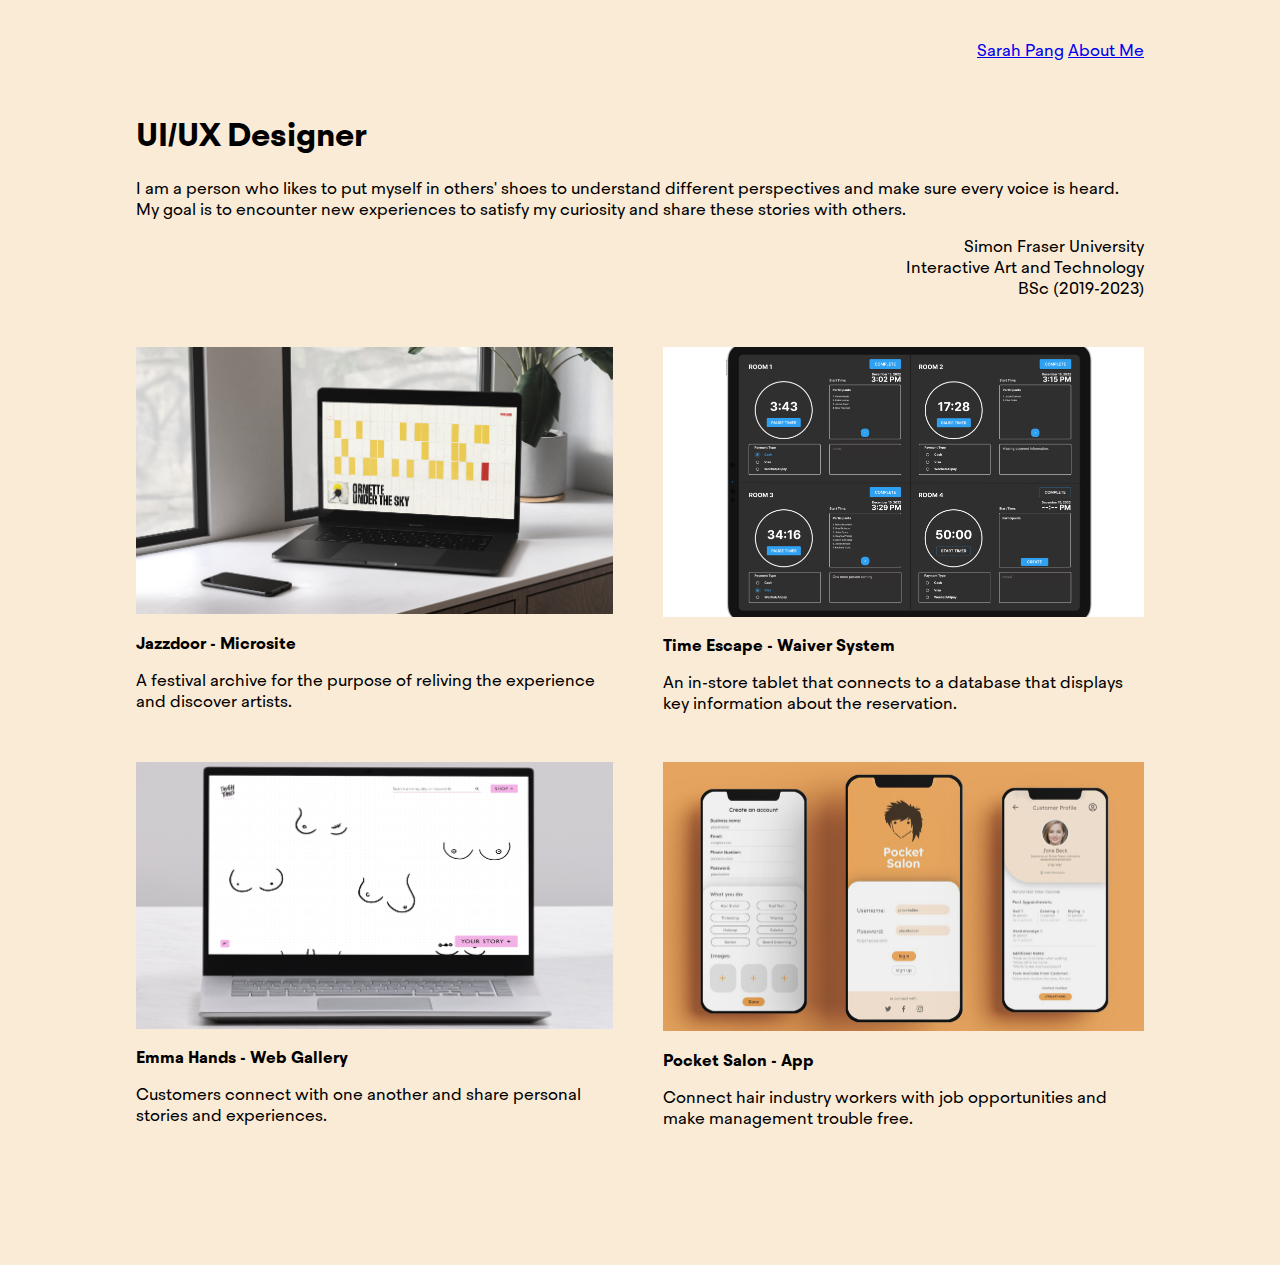
<file: index.html>
<!DOCTYPE HTML>
<html style="font-size: 16px;" lang="en">
    <head>
        <title>Sarah Pang</title>
        <meta charset="utf-8">
        <meta name="viewport" content="width=device-width, initial-scale=1">
        <meta name="description" content="I'm a UI/UX Designer from Canada">
        <link rel="stylesheet" href="css/main.css">
        <link rel="stylesheet" href="css/grids.css"> 
        <link rel="stylesheet" href="css/font.css">
        <!-- <link rel="stylesheet" href="css/index.css"> -->
    </head>

    <body>
        <div class="stay">
            <header>
                <nav>
                    <a href="index.html">Sarah Pang</a>
                    <a href="about.html">About Me</a>
                </nav>
            </header>
    
            <!-- <h1>Sarah Pang</h1>
            <h2>UI/UX Researcher from Richmond, Canada</h2>
            <h2>Simon Fraser University, School of Interactive Art and Technology (2019-2023)</h2>
            <h2>Hi, I'm Sarah, an UI/UX Designer that is empathetic, curious, and observant.</h2>
    
            <h2>my works</h2> -->
            <!-- <h1 class="name">Sarah Pang</h1>
            <h2 class="name">ペン サラ</h2>
            <h2 class="name">彭梓瑜</h2> -->
    
            <h1 id="UIUX">UI/UX Designer</h1>
    
            <!-- <p class="introduction">Sarah is empathetic, curious, and observant.</p> -->
            <p id="introduction">I am a person who likes to put myself in others' shoes to understand different perspectives and make sure every voice is heard. My goal is to encounter new experiences to satisfy my curiosity and share these stories with others.</p>
            <p class="schooling">Simon Fraser University
                <br>Interactive Art and Technology
                <br>BSc (2019-2023)
            </p>
        </div>
        
        <div class="projects-container">
            <div class="projects-item">
                <a class="project_link" href="jazzdoor.html"> 
                    <img src="img/Jazzdoor/Jazzdoor_Laptop_Mockup.png" alt="Jazzdoor microsite information page.">
                    <h2>Jazzdoor - Microsite</h2>
                    <p>A festival archive for the purpose of reliving the experience and discover artists.</p>
                </a>
            </div>
            <div class="projects-item">
                <a class="project_link" href="timeescape.html"> 
                    <img src="img/TimeEscape/TimeEscape_tablet.png" alt="Time Escape tablet screen.">
                    <h2>Time Escape - Waiver System</h2>
                    <p>An in-store tablet that connects to a database that displays key information about the reservation.</p>
                </a>
            </div>
            <div class="projects-item">
                <a class="project_link" href="emmahands.html"> 
                    <img src="img/EmmaHands/EmmaHands_laptop.png" alt="Emma Hands web gallery on a laptop.">
                    <h2>Emma Hands - Web Gallery</h2>
                    <p>Customers connect with one another and share personal stories and experiences.</p>
                </a>
            </div>
            <div class="projects-item">
                <a class="project_link" href="pocketsalon.html"> 
                    <img src="img/PocketSalon_3screens.png" alt="Pocket Salon app with the login, create account, and customer details displayed on 3 screens.">
                    <h2>Pocket Salon - App</h2>
                    <p>Connect hair industry workers with job opportunities and make management trouble free.</p>
                </a>
            </div>
        </div>
    </body>

</html>
</file>
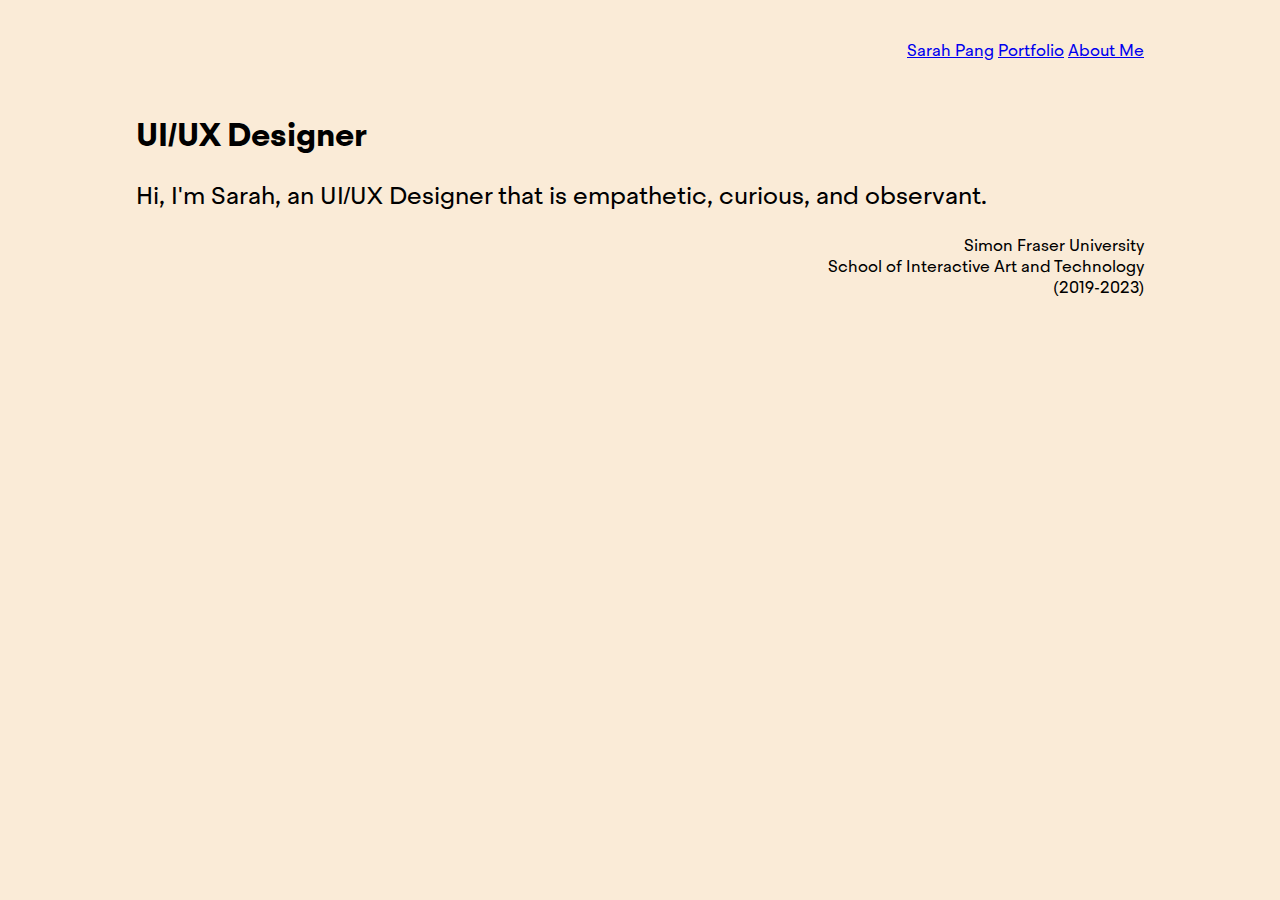
<file: _index.html>
<!DOCTYPE HTML>
<html style="font-size: 16px;" lang="en">
    <head>
        <title>Sarah Pang</title>
        <meta charset="utf-8">
        <meta name="viewport" content="width=device-width, initial-scale=1">
        <meta name="description" content="Landing page of Sarah Pang's portfolio.">
        <link rel="stylesheet" href="css/main.css">
        <link rel="stylesheet" href="css/grids.css"> 
        <link rel="stylesheet" href="css/font.css">
    </head>

    <body>
        <header>
            <nav>
                <a href="_index.html">Sarah Pang</a>
                <a href="portfolio.html">Portfolio</a>
                <a href="about.html">About Me</a>
            </nav>
        </header>

        <!-- <h1>Sarah Pang</h1>
        <h2>UI/UX Researcher from Richmond, Canada</h2>
        <h2>Simon Fraser University, School of Interactive Art and Technology (2019-2023)</h2>
        <h2>Hi, I'm Sarah, an UI/UX Designer that is empathetic, curious, and observant.</h2>

        <h2>my works</h2> -->
        <!-- <h1 class="name">Sarah Pang</h1>
        <h2 class="name">ペン サラ</h2>
        <h2 class="name">彭梓瑜</h2> -->
        <h1>UI/UX Designer</h1>
        <div class="grid-container">
            <div class="grid-item"></div>
            <div class="grid-item"></div>
            <div class="grid-item"></div>
            <div class="grid-item"></div>
            <div class="grid-item"></div>
            <div class="grid-item"></div>
        </div>
        <p class="introduction">Hi, I'm Sarah, an UI/UX Designer that is empathetic, curious, and observant.</p>
        <p class="schooling">Simon Fraser University
           <br>School of Interactive Art and Technology
           <br>(2019-2023)
        </p>
        
        <!-- <div class="grid-container">
            <div class="grid-item">
                <div class="YVR">
                    https://www.figma.com/proto/YdLcbg9qshVc3xDIi9QgAr/YVR-Indigenous-Art?node-id=179%3A61&scaling=min-zoom&page-id=179%3A58&starting-point-node-id=179%3A61
                    <img class="Front_Img" src="img/YVR.PNG" alt="YVR Indigenous Artworks Slide 1">
                    <h2>2022 - YVR Indigenous Artworks</h2>
                    <h3>Digital Museum - Team Project for client</h3>
                    <p>Our team is given the opportunity to investigate the different possible mediums used to virtually house the indigenous artwork in YVR. Discovering examples of already existing digital museums that provide an immersive experience that guides the viewer through the space.</p>
                </div>
            </div>

            <div class="grid-item">
                <div class="TimeEscape">
                    https://www.figma.com/proto/0jffsBwGPiei5KzZo92j2S/333-new-figgy?node-id=539%3A2469&scaling=min-zoom&page-id=0%3A1
                    https://www.figma.com/proto/mZx25MqN0w97ftaXXq2Gct/Untitled?node-id=1%3A2&scaling=contain&page-id=0%3A1
                    <img class="Front_Img" src="img/TimeEscape.PNG" alt="Time Escape Vancouver Slide 1">
                    <h2>2022 - Time Escape Vancouver</h2>
                    <h3>Digitizing Waiver Forms - Team Project for client</h3>
                    <p>Time Escape uses physical paper waiver forms that are stored for years for legal reasons. Our team is tasked to create a digital waiver design that improves the organization, efficiency and interactions of Time Escape's waiver form system for all employees.</p>
                </div>
            </div>
            
            <div class="grid-item">
                <div class="PocketSalon">
                    https://www.figma.com/proto/WQGGz5MwlwmpKaRvmWpadx/Untitled?node-id=5%3A2&scaling=contain&page-id=0%3A1
                    https://cloud.protopie.io/p/1b0297af5d
                    <img class="Front_Img" src="img/PocketSalon.PNG" alt="Pocket Salon App Slide 1">
                    <h2>2021 - Pocket Salon</h2>
                    <h3>Freelance Salon App - Team Project for school</h3>
                    <p>With the topic of COVID, our team decided to focus on salon workers that have been laid off due to the pandemic. We introduce a way to allow these salon workers to work freelance and adjust to the situation that COVID has brought upon the world.</p>
                </div>
            </div>
        </div> -->
    </body>

</html>
</file>
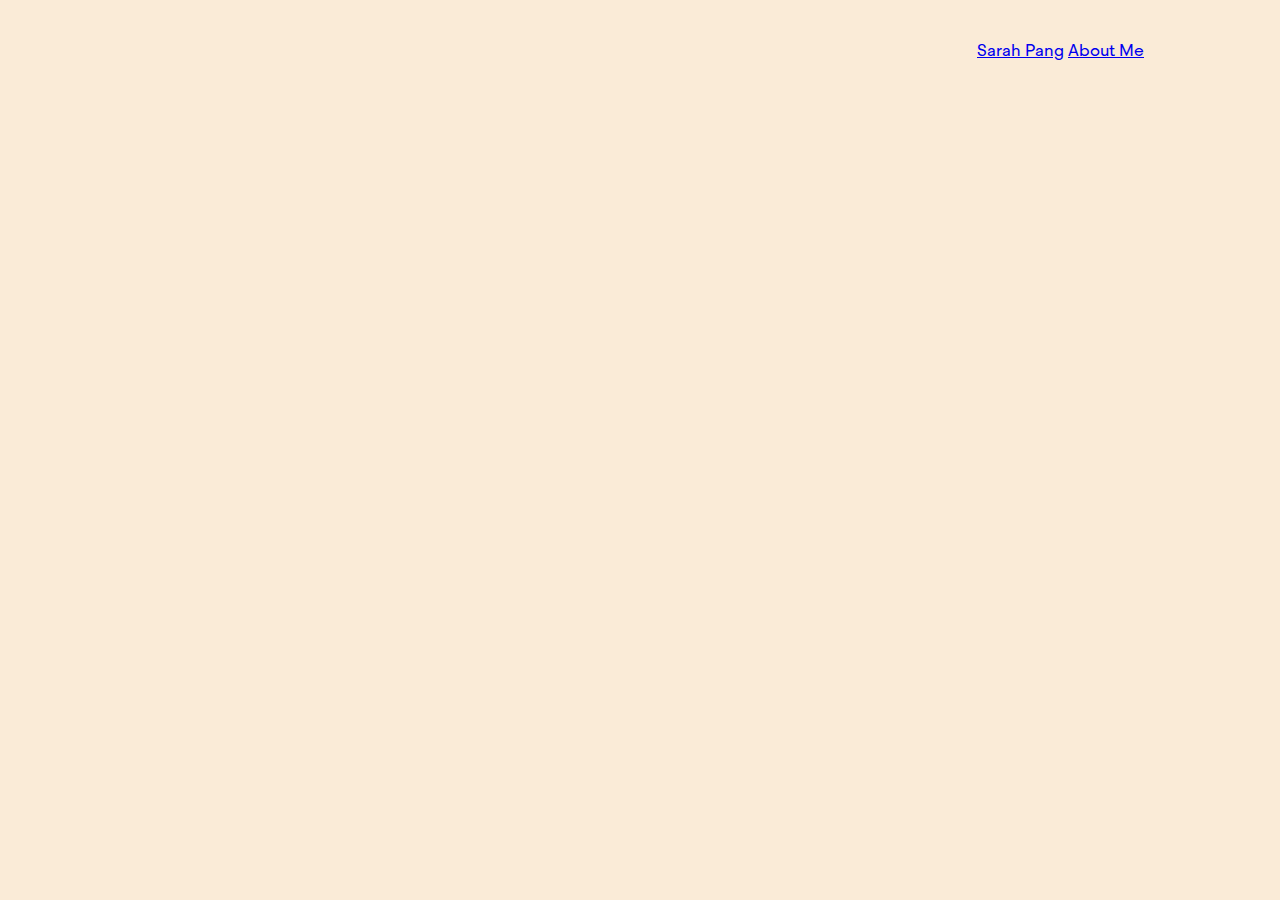
<file: about.html>
<!DOCTYPE HTML>
<html style="font-size: 16px;" lang="en">
    <head>
        <meta charset="utf-8">
        <meta name="viewport" content="width=device-width, initial-scale=1">
        <meta name="description" content="This is the landing page of Sarah Pang's portfolio.">

        <title>Sarah Pang About</title>

        <link rel="stylesheet" href="css/main.css">
        <link rel="stylesheet" href="css/grids.css"> 
        <link rel="stylesheet" href="css/font.css">
    </head>

    <body>
        <header>
            <nav>
                <a href="index.html">Sarah Pang</a>
                <a href="about.html">About Me</a>
            </nav>
        </header>
<!-- 
        <h1>About Me</h1>

        <img src="img/Sarah.jpg" alt="Photo of Sarah Pang">
        
        <h2>Profile</h2>
        <p>Born and raised in the lower mainland of BC Canada, I enjoy the outdoors and staying active like snowboarding, hiking, dancing, and playing badminton. In my free time, I also like to design 3D models and create objects in a virtual space. While I am on my computer I thoroughly enjoy listening to music while I work as it helps me be immersed in my projects.</p>

        <img src="img/YingYang.PNG" alt="3D model of Ying Yang chair">

        <h2>Strengths</h2>
        <ul>
            <li>Bilingual (English and Cantonese)</li>
            <li>Standard First Aid - CPR C & AED</li>
            <li>Communicates well with others</li>
            <li>Eager to learn</li>
        </ul>

        <h2>Weaknesses</h2>
        <ul>
            <li>When focused, can lose track of time</li>
            <li>Has trouble stopping when in a work rhythm</li>
            <li>Slight low self-esteem issues</li>
        </ul>

        <h2>Schooling</h2>
        <p>Simon Fraser University (SFU) has a program called the School of Interactive Art and Technology (SIAT) which branches off into 3 categories: Arts, Design, and Interactive Systems. My specific degree is SFU SIAT Bachelor of Science with a design concentration which focuses more on UI, UX, and front/back-end web development. Through this experience, I have created many relationships with fellow designers and learned ways of recognizing design problems and implementing solutions. I hope to further continue learning from designers and utilize this achieved knowledge in my future projects.</p>

        <h2>Previous Work</h2>
        <ul>
            <li>2018-2023 Canadian Armed Forces - Material Management Technitian</li>
            <li>2018-2019 Time Escape Vancouver- Customer Service</li>
        </ul> -->

    </body>

</html>
</file>
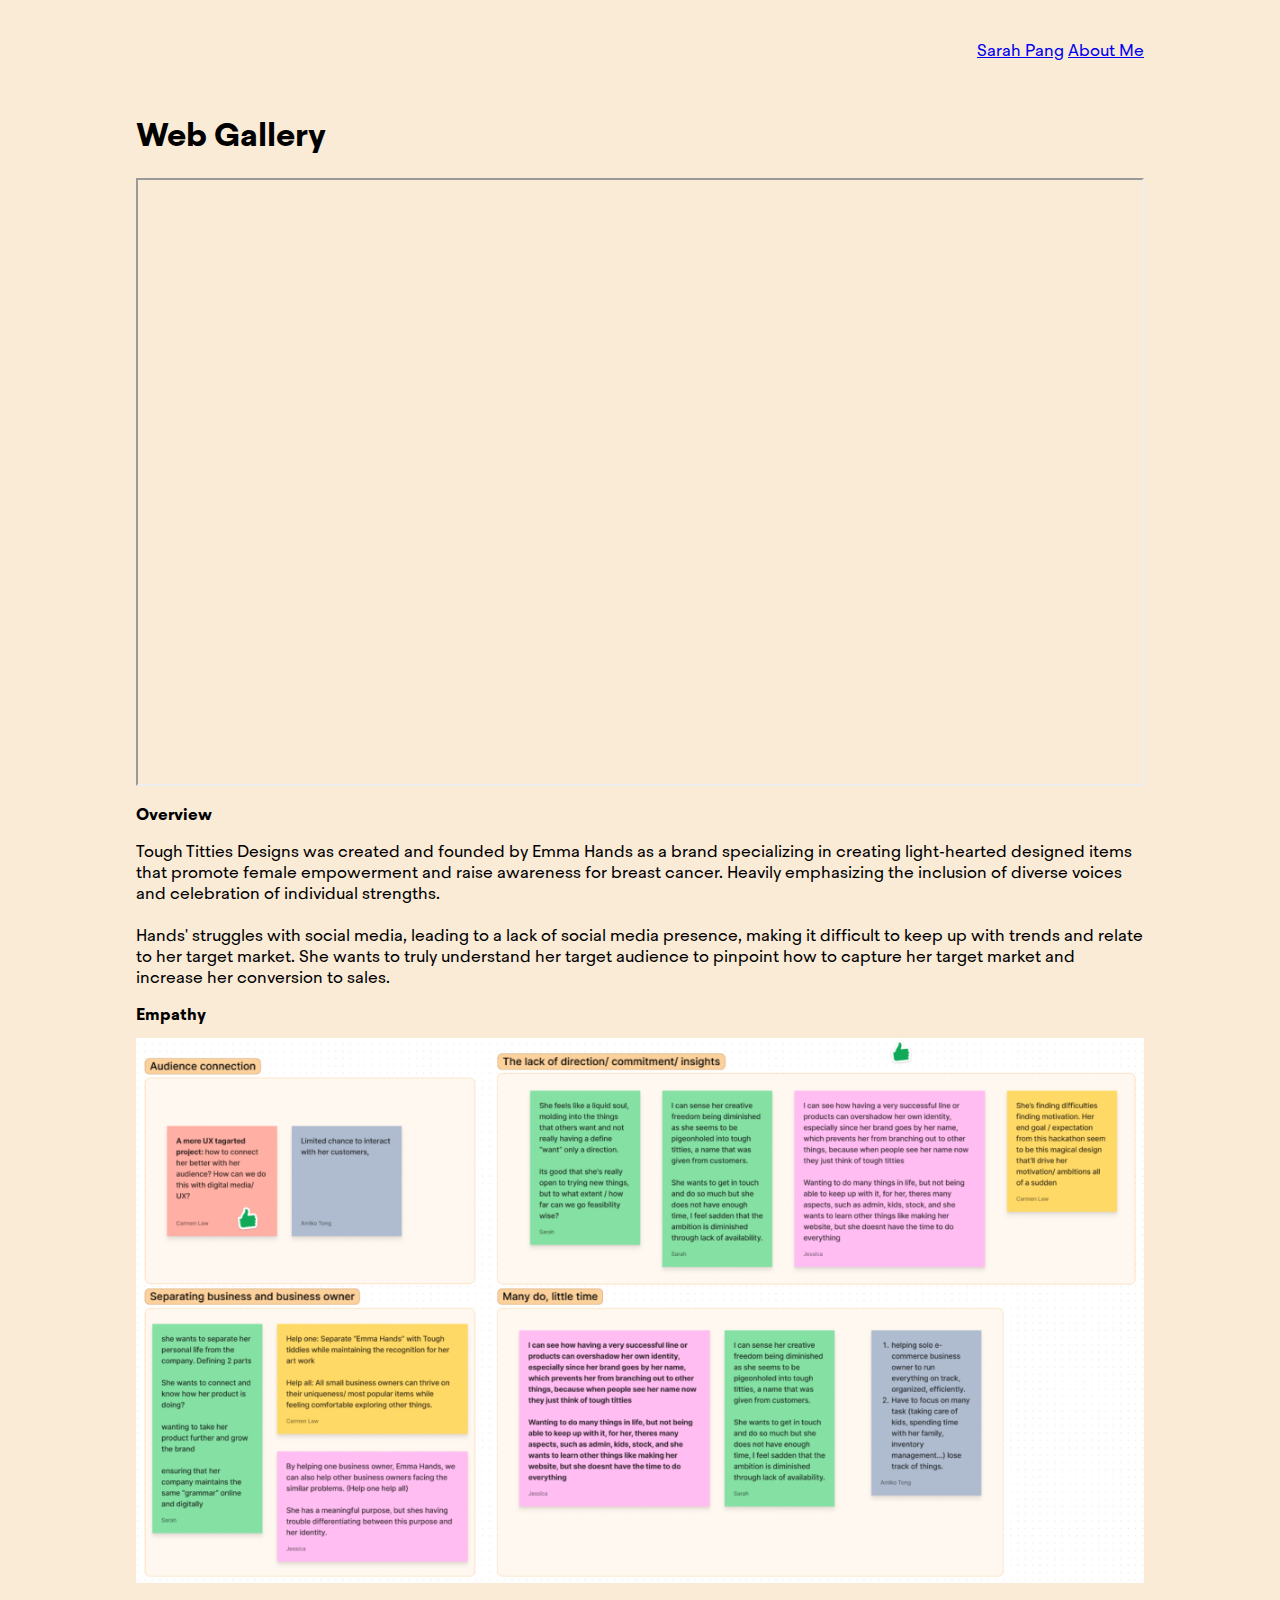
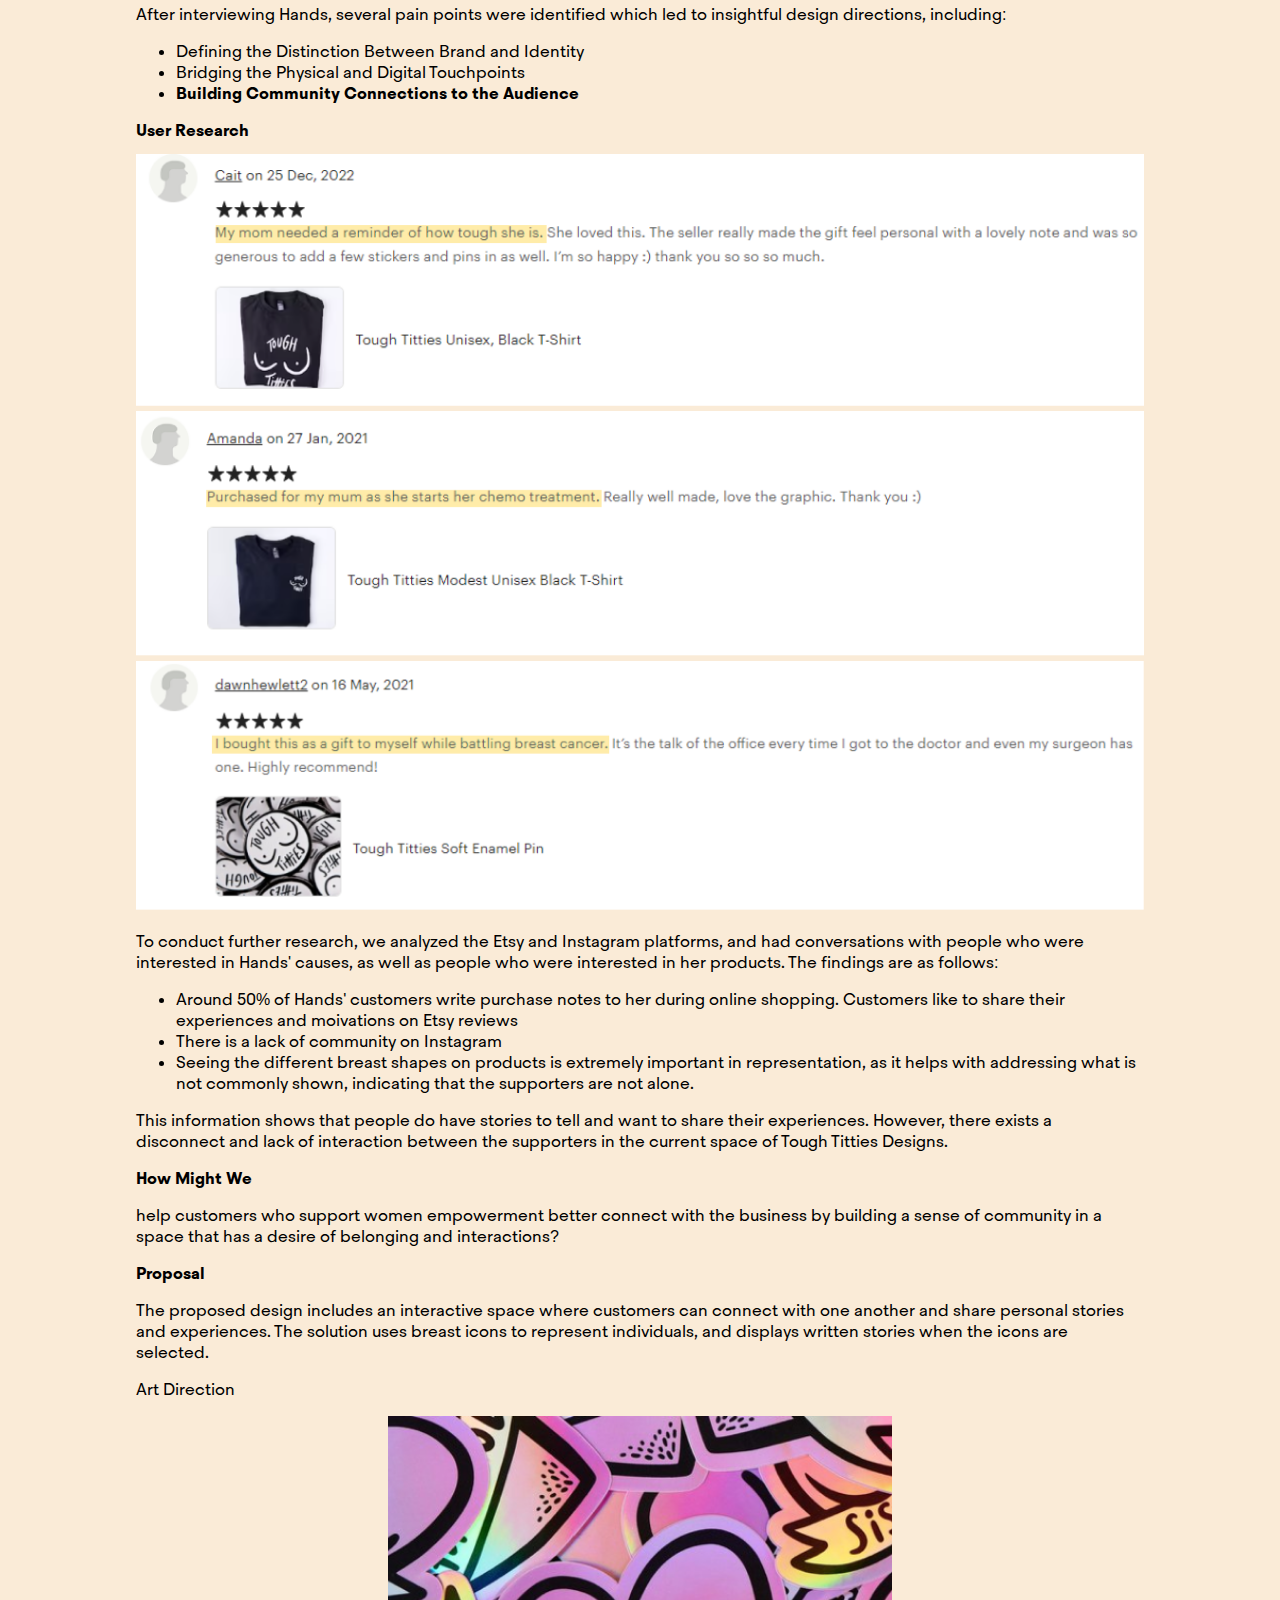
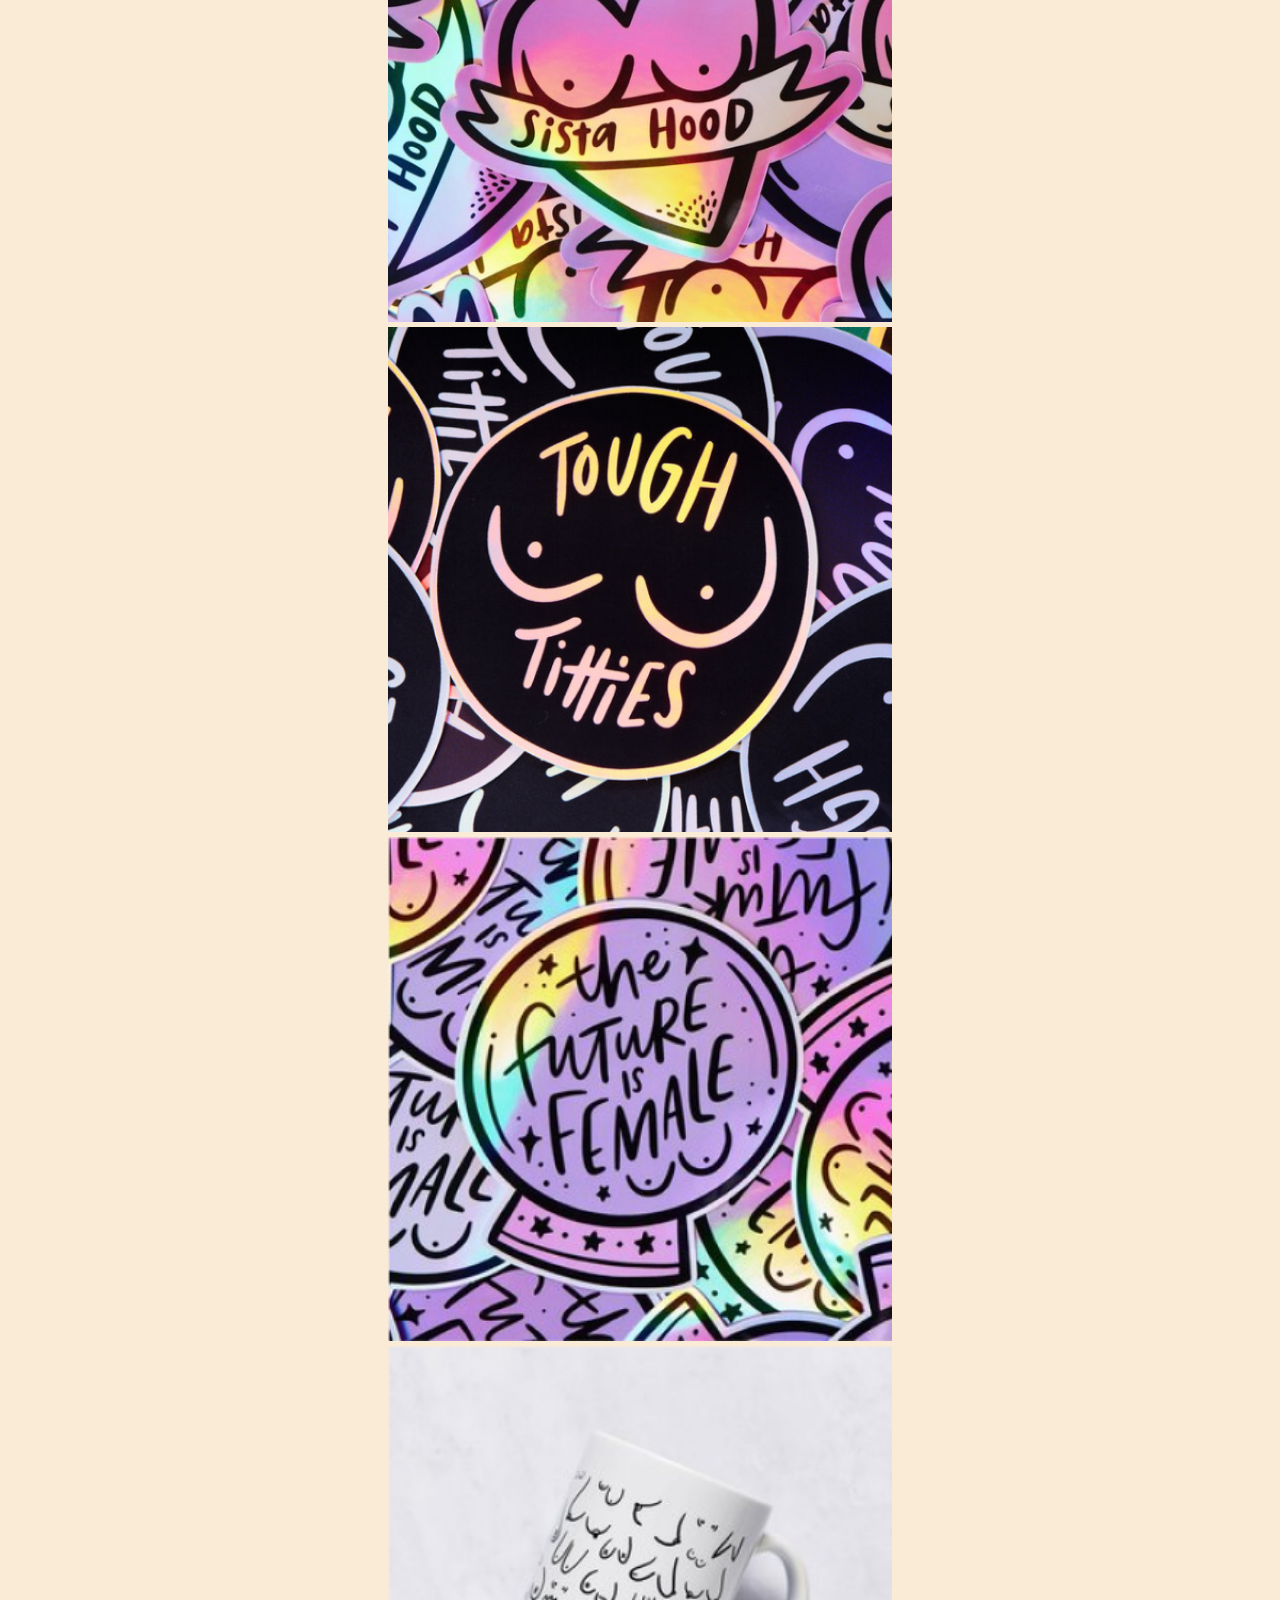
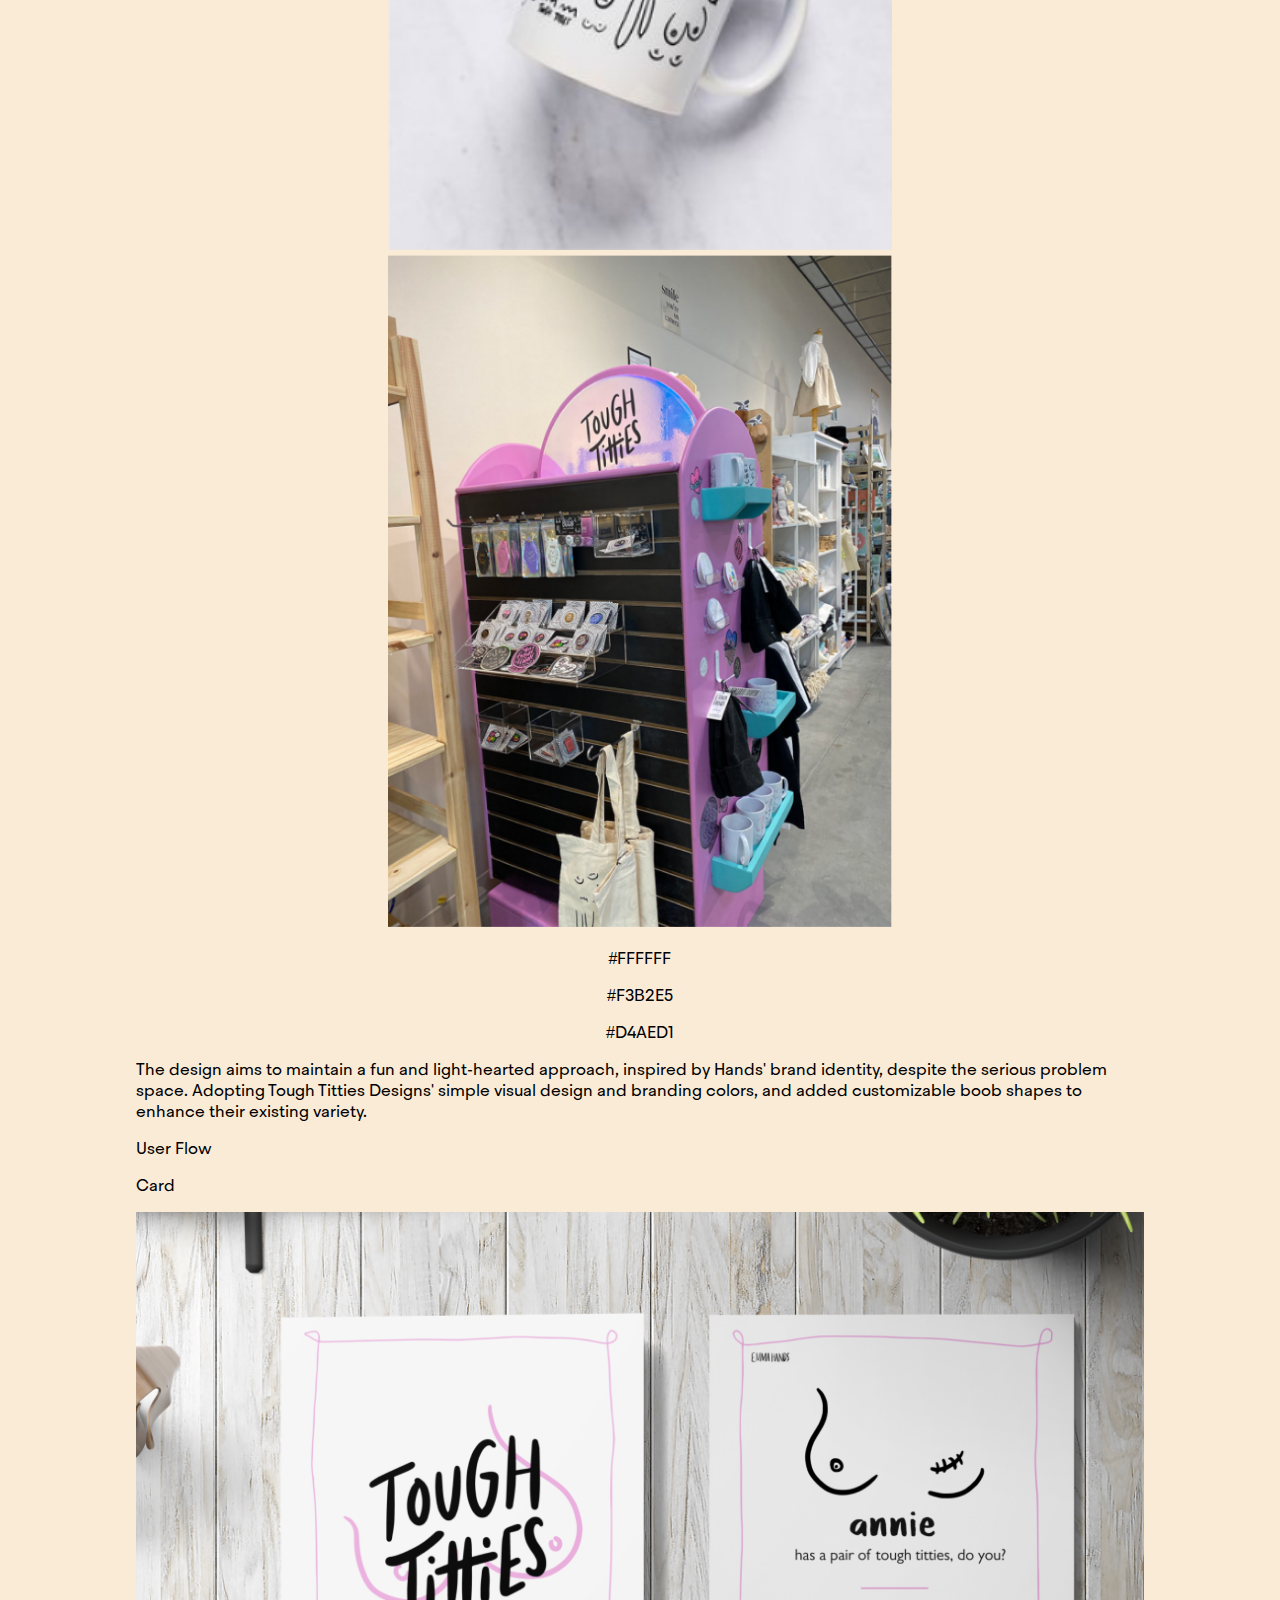
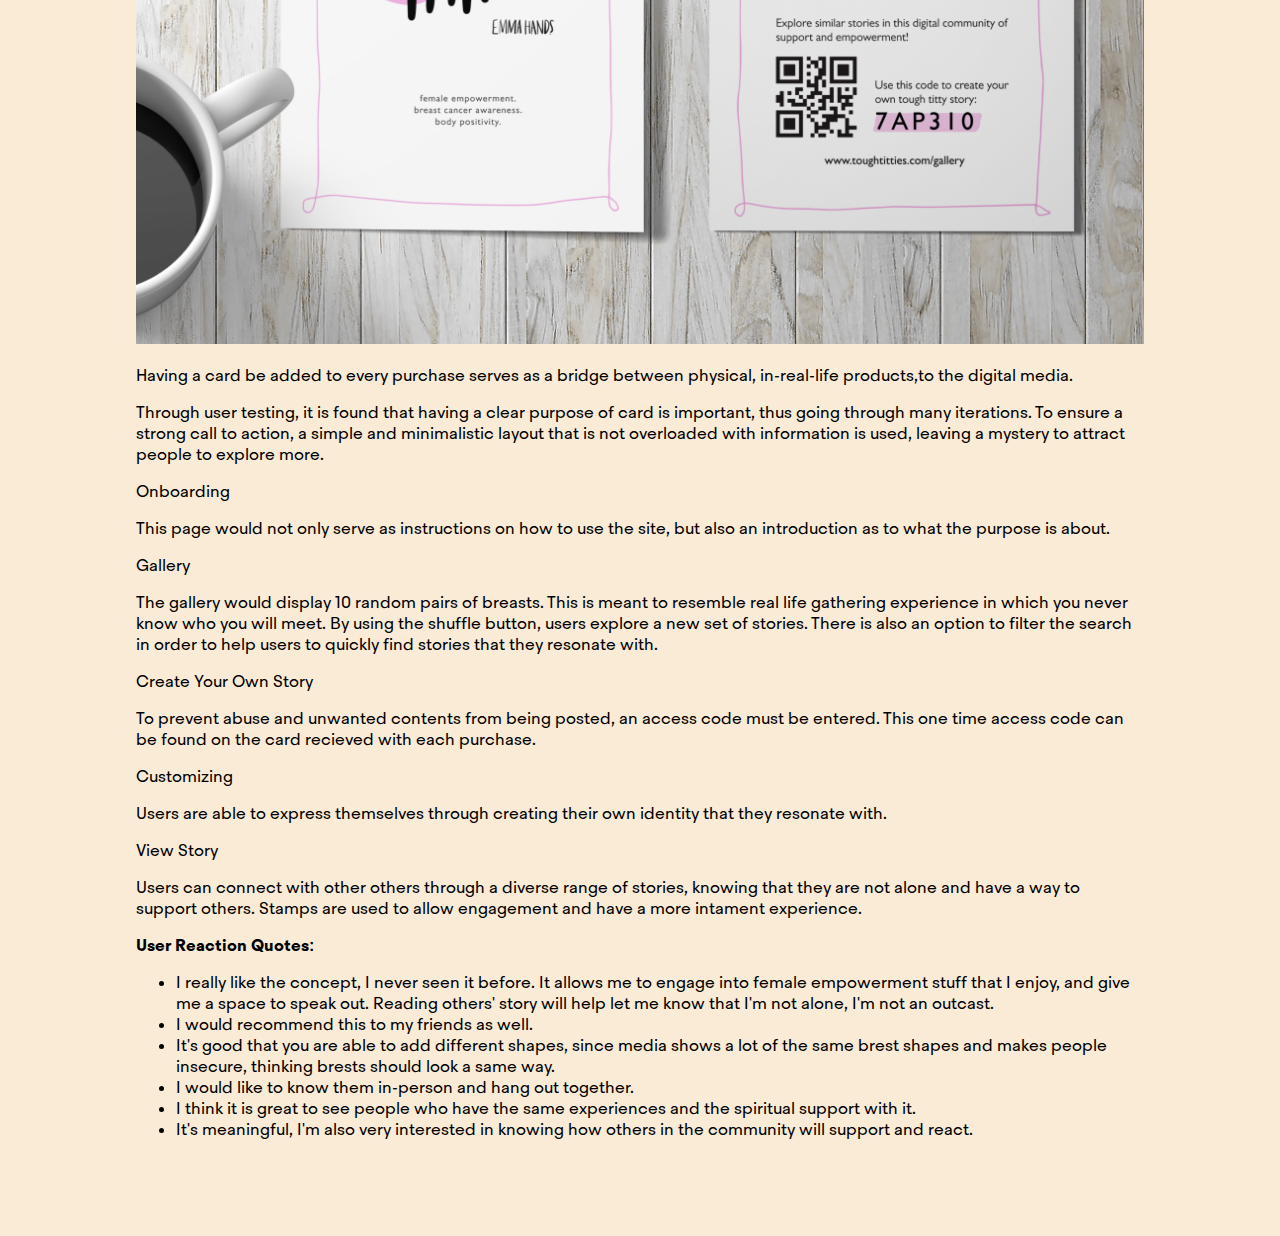
<file: emmahands.html>
<!DOCTYPE HTML>
<html style="font-size: 16px;" lang="en">
    <head>
        <title>Sarah - Emma Hands</title>
        <meta charset="utf-8">
        <meta name="viewport" content="width=device-width, initial-scale=1">
        <meta name="description" content="About Emma Hands Web Gallery">
        <link rel="stylesheet" href="css/main.css">
        <link rel="stylesheet" href="css/grids.css">
        <link rel="stylesheet" href="css/font.css">
        <link rel="stylesheet" href="css/emmahands.css">
    </head>

    <body>
        <header>
            <nav>
                <a href="index.html">Sarah Pang</a>
                <a href="about.html">About Me</a>
            </nav>
        </header>

        <h1>Web Gallery</h1>
        <iframe src="https://drive.google.com/file/d/1IpF2SzMk8KfZUP845q1Byyq4EXhZPDE2/preview" width="640" height="480" allow="autoplay"></iframe>

        <h2>Overview</h2>
        <p>Tough Titties Designs was created and founded by Emma Hands as a brand specializing in creating light-hearted designed items that promote female empowerment and raise awareness for breast cancer. Heavily emphasizing the inclusion of diverse voices and celebration of individual strengths.<br>
        <br>
        Hands' struggles with social media, leading to a lack of social media presence, making it difficult to keep up with trends and relate to her target market. She wants to truly understand her target audience to pinpoint how to capture her target market and increase her conversion to sales.</p>

        <h2>Empathy</h2>
        <div class="two-columns-container">
            <img src="/img/EmmaHands/Interview_Notes.png" alt="Image of post-it notes with information regarding the topics discussed in the interview with Hands.">
            <div>
                <p>After interviewing Hands, several pain points were identified which led to insightful design directions, including:</p>
                <ul>
                    <li>Defining the Distinction Between Brand and Identity</li>
                    <li>Bridging the Physical and Digital Touchpoints</li>
                    <li class="selected">Building Community Connections to the Audience</li>
                </ul>
            </div>
        </div>

        <h2>User Research</h2>
        <div class="three-columns-container">
            <img src="/img/EmmaHands/Etsy_Review_1.png" alt="Image of a review left on Hands' Etsy shop. The review states that the customer's mom needed a reminder of how tough she is.">
            <img src="/img/EmmaHands/Etsy_Review_2.png" alt="Image of a review left on Hands' Etsy shop. The review states that the customer bought Hands' product for her mom as she starts her chemo treatment for brest cancer.">
            <img src="/img/EmmaHands/Etsy_Review_3.png" alt="Image of a review left on Hands' Etsy shop. The review states that the customer bought Hands' product for themselves as a gift while battling brest cancer.">
        </div>

        <p>To conduct further research, we analyzed the Etsy and Instagram platforms, and had conversations with people who were interested in Hands' causes, as well as people who were interested in her products. The findings are as follows:</p>
        <ul>
            <li>Around 50% of Hands' customers write purchase notes to her during online shopping. Customers like to share their experiences and moivations on Etsy reviews</li>
            <li>There is a lack of community on Instagram</li>
            <li>Seeing the different breast shapes on products is extremely important in representation, as it helps with addressing what is not commonly shown, indicating that the supporters are not alone.</li>
        </ul>
        <p>This information shows that people do have stories to tell and want to share their experiences. However, there exists a disconnect and lack of interaction between the supporters in the current space of Tough Titties Designs.</p>
        <h2>How Might We</h2>
        <p>help customers who support women empowerment better connect with the business by building a sense of community in a space that has a desire of belonging and interactions?</p>

        <h2>Proposal</h2>
        <p>The proposed design includes an interactive space where customers can connect with one another and share personal stories and experiences. The solution uses breast icons to represent individuals, and displays written stories when the icons are selected.</p>
        <p>Art Direction</p>
        <div class="two-columns-container" id="art_direction">
            <div class="three-columns-container" id="stickers">
                <img src="/img/EmmaHands/Sticker_1.png" alt="Hands' sista hood sticker design from her shop.">
                <img src="/img/EmmaHands/Sticker_2.png" alt="Hands' tough titties sticker design from her shop.">
                <img src="/img/EmmaHands/Sticker_3.png" alt="Hands' the future is female sticker design from her shop.">
                <img src="/img/EmmaHands/Cup.png" alt="Hands' cup design from her shop.">
                <img src="/img/EmmaHands/In_Store_Booth.png" alt="Picture of the in-store booth holding Hands' collection.">
            </div>
            <div class="three-columns-container">
                <div id="white"></div>
                <div id="pink"></div>
                <div id="purple"></div>
                <p class="color-code">#FFFFFF</p>
                <p class="color-code">#F3B2E5</p>
                <p class="color-code">#D4AED1</p>
            </div>
        </div>
        <p>The design aims to maintain a fun and light-hearted approach, inspired by Hands' brand identity, despite the serious problem space. Adopting Tough Titties Designs' simple visual design and branding colors, and added customizable boob shapes to enhance their existing variety.</p>

        <p>User Flow</p>

        <p>Card</p>
        <img src="/img/EmmaHands/Prototype_Card.png" alt="Prototype of the physical card that holds a an access code to the gallery.">
        <p>Having a card be added to every purchase serves as a bridge between physical, in-real-life products,to the digital media.</p>
        <p>Through user testing, it is found that having a clear purpose of card is important, thus going through many iterations. To ensure a strong call to action, a simple and minimalistic layout that is not overloaded with information is used, leaving a mystery to attract people to explore more.</p>

        <p>Onboarding</p>
        <p>This page would not only serve as instructions on how to use the site, but also an introduction as to what the purpose is about.</p>

        <p>Gallery</p>
        <p>The gallery would display 10 random pairs of breasts. This is meant to resemble real life gathering experience in which you never know who you will meet. By using the shuffle button, users explore a new set of stories. There is also an option to filter the search in order to help users to quickly find stories that they resonate with.</p>

        <p>Create Your Own Story</p>
        <p>To prevent abuse and unwanted contents from being posted, an access code must be entered. This one time access code can be found on the card recieved with each purchase.</p>

        <p>Customizing</p>
        <p>Users are able to express themselves through creating their own identity that they resonate with.</p>

        <p>View Story</p>
        <p>Users can connect with other others through a diverse range of stories, knowing that they are not alone and have a way to support others. Stamps are used to allow engagement and have a more intament experience.</p>

        <h2>User Reaction Quotes:</h2>
        <ul>
            <li>I really like the concept, I never seen it before. It allows me to engage into female empowerment stuff that I enjoy, and give me a space to speak out. Reading others' story will help let me know that I'm not alone, I'm not an outcast.</li>
            <li>I would recommend this to my friends as well.</li>
            <li>It's good that you are able to add different shapes, since media shows a lot of the same brest shapes and makes people insecure, thinking brests should look a same way.</li>
            <li>I would like to know them in-person and hang out together.</li>
            <li>I think it is great to see people who have the same experiences and the spiritual support with it.</li>
            <li>It's meaningful, I'm also very interested in knowing how others in the community will support and react.</li>
        </ul>

    </body>

</html>
</file>
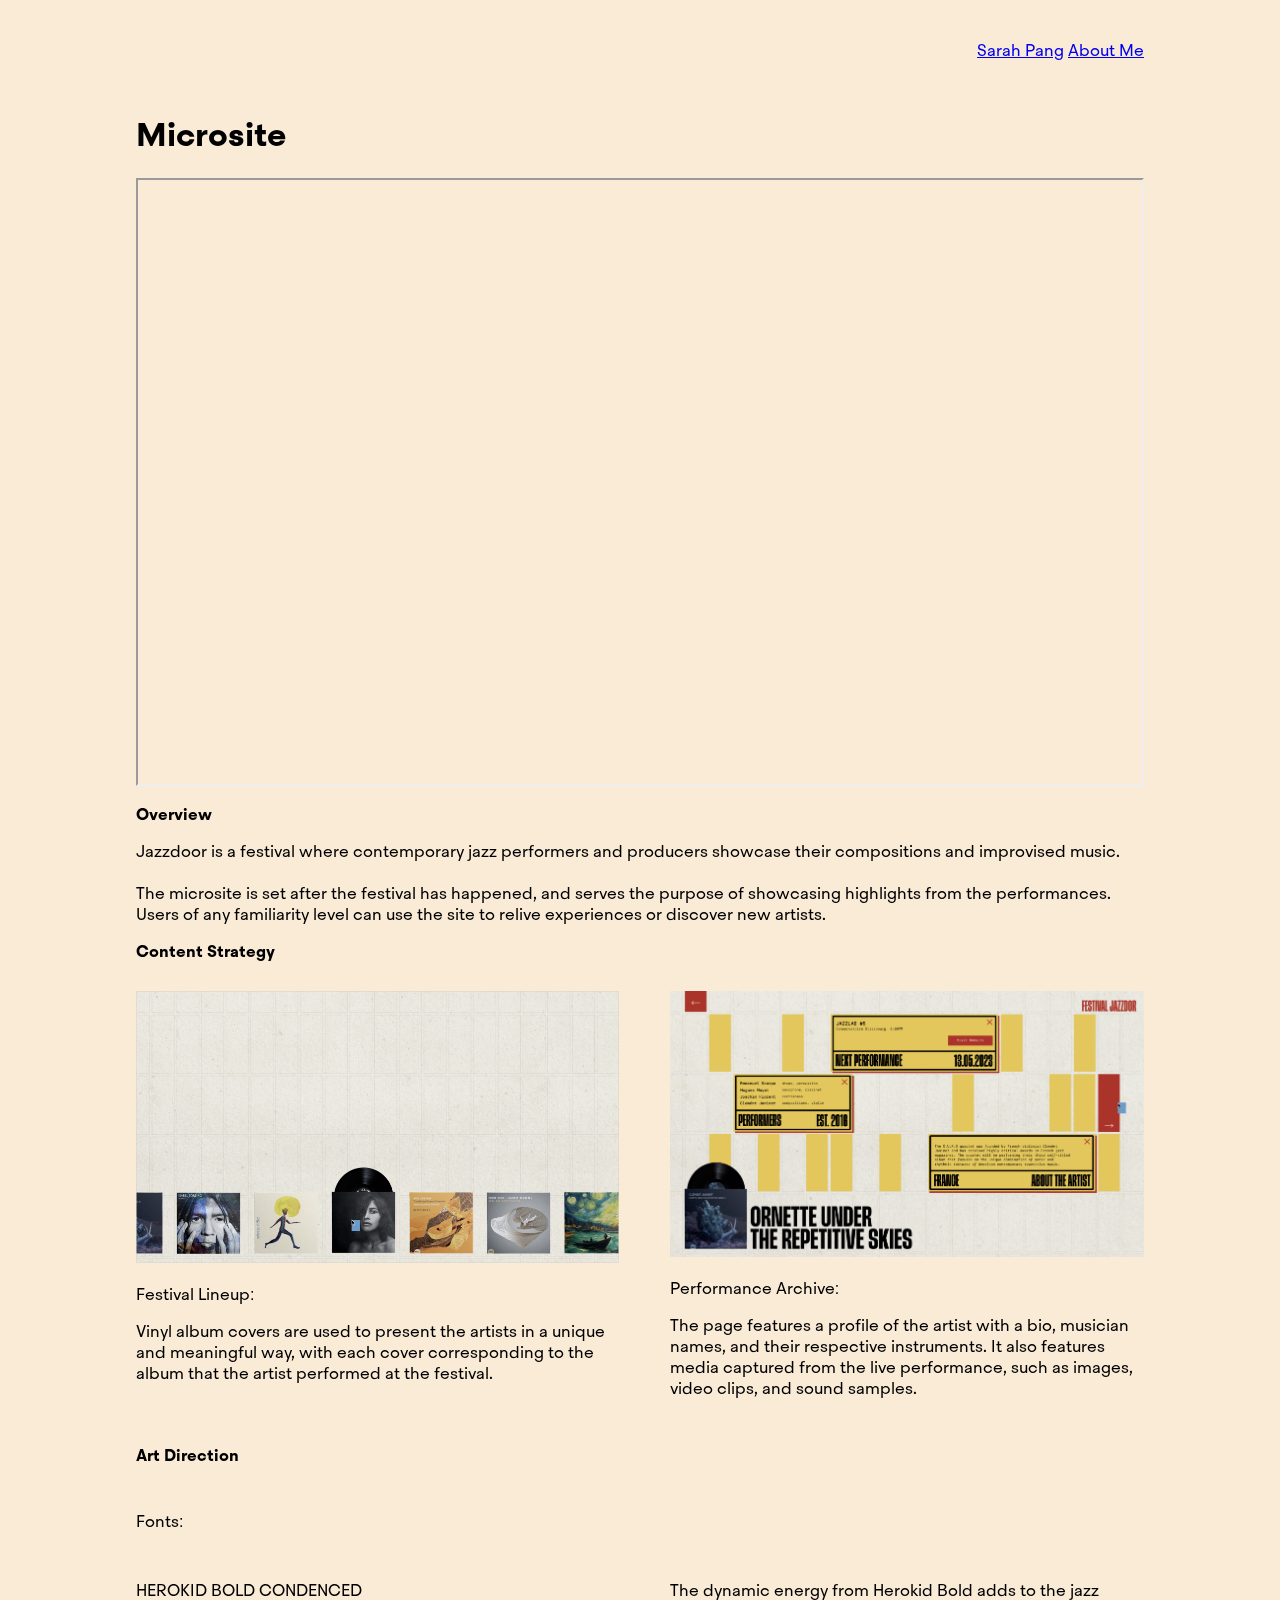
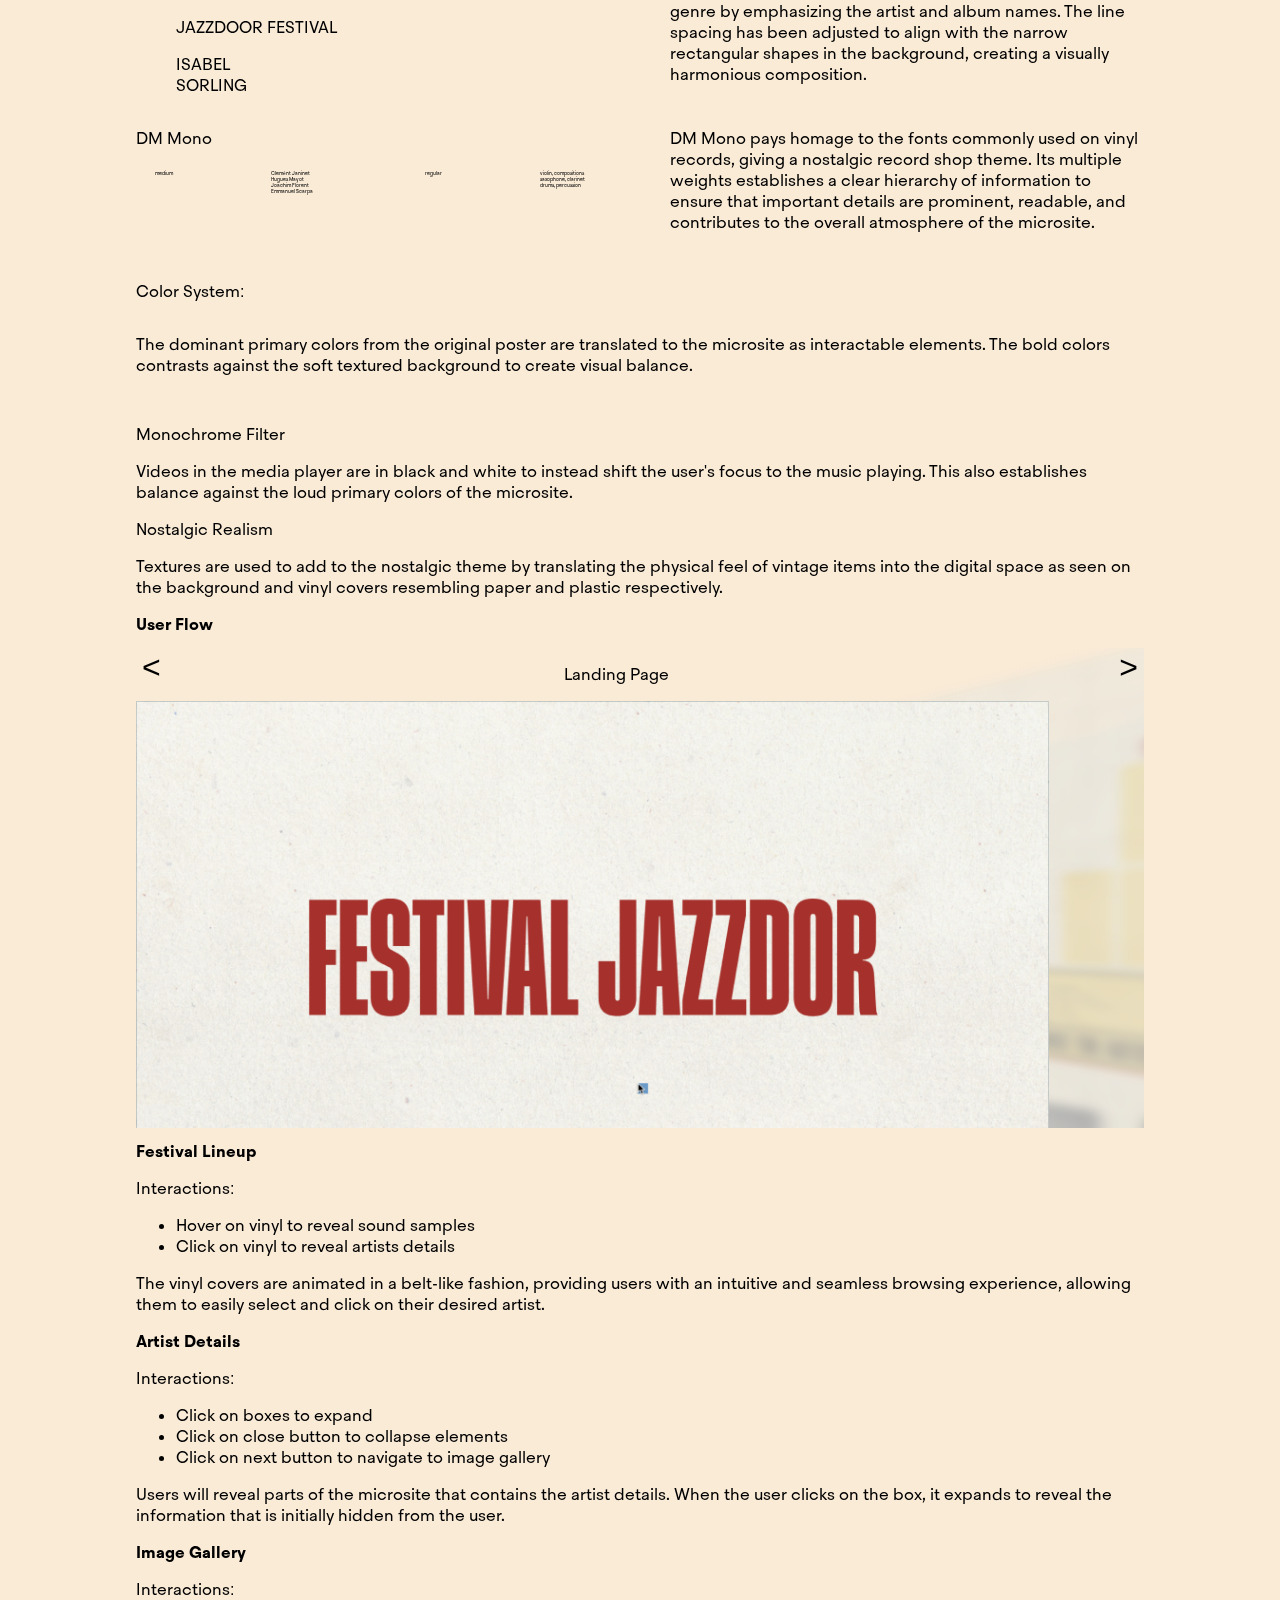
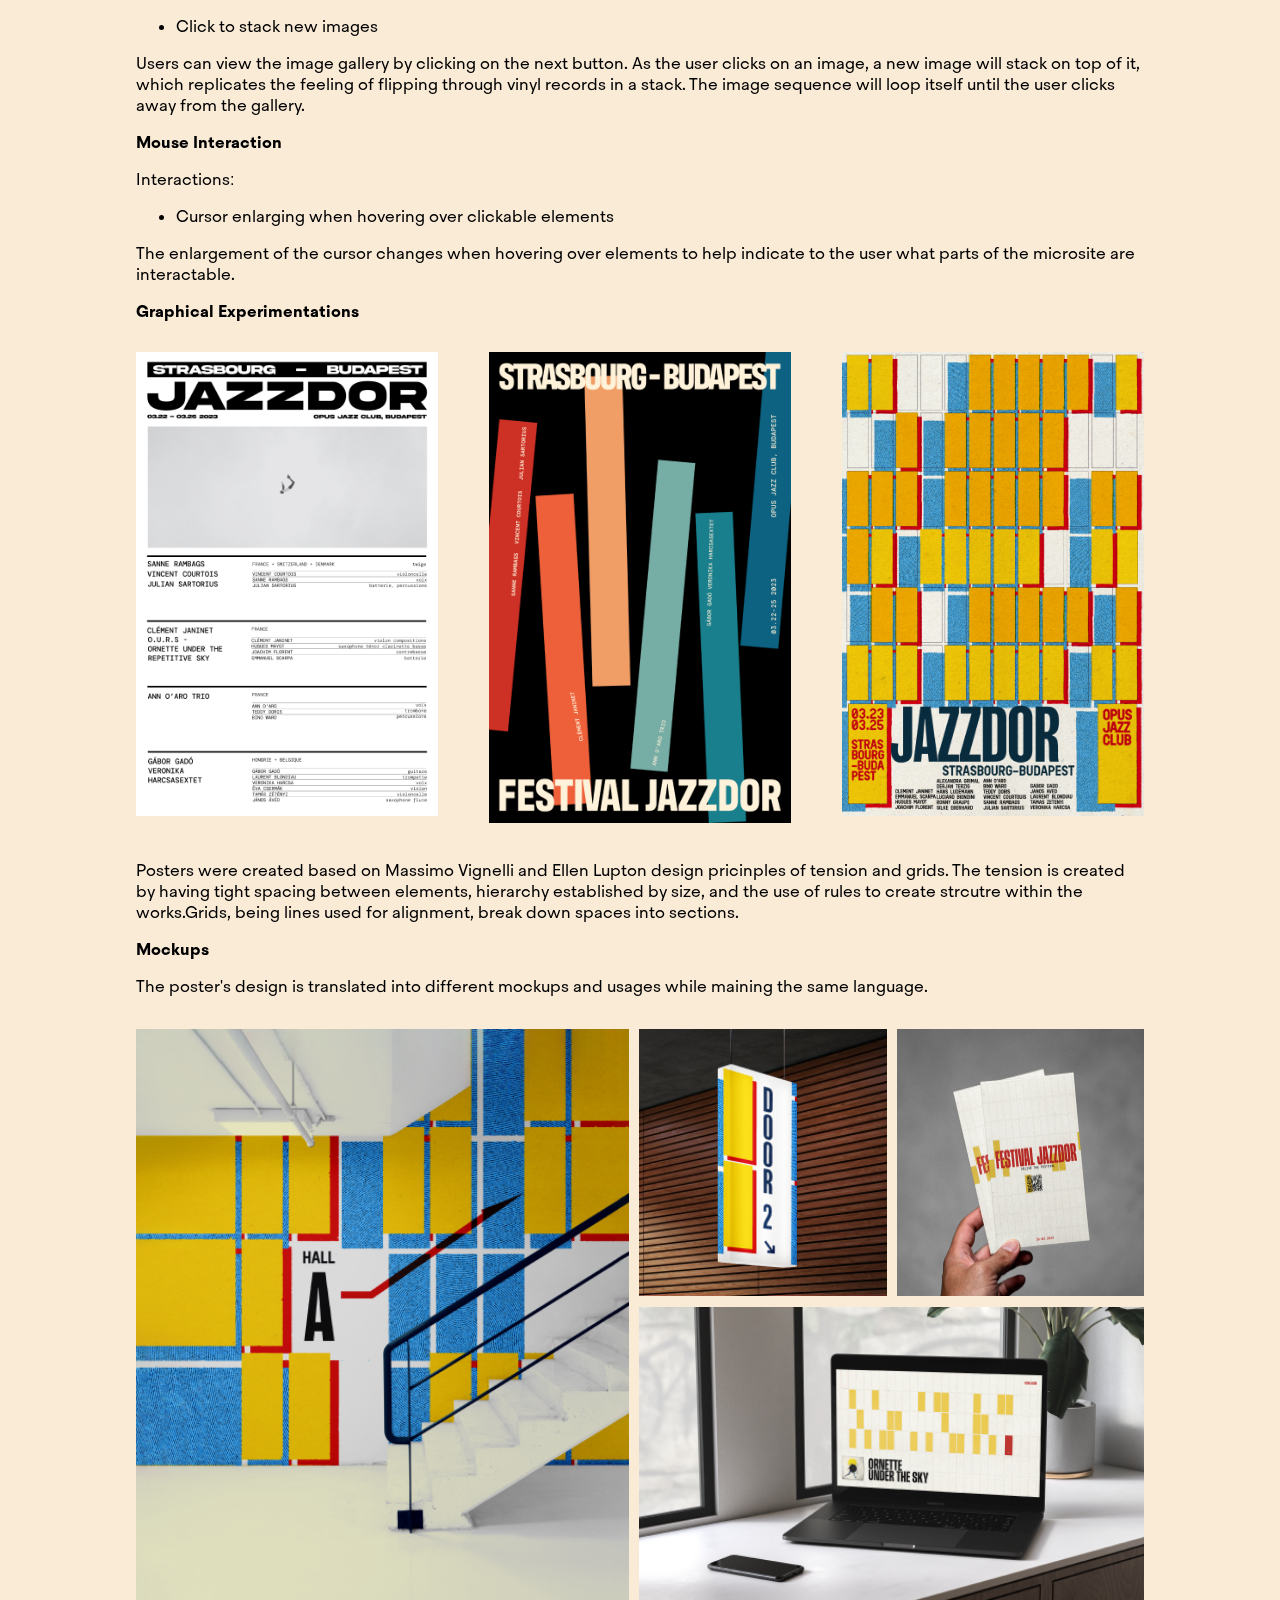
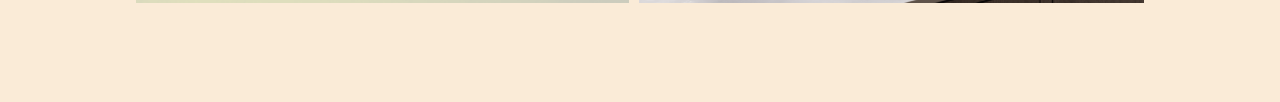
<file: jazzdoor.html>
<!DOCTYPE HTML>
<html style="font-size: 16px;" lang="en">
    <head>
        <title>Sarah - Jazzdoor</title>
        <meta charset="utf-8">
        <meta name="viewport" content="width=device-width, initial-scale=1">
        <meta name="description" content="About Jazzdoor microsite">
        <link rel="stylesheet" href="css/main.css">
        <link rel="stylesheet" href="css/grids.css"> 
        <link rel="stylesheet" href="css/font.css">
    </head>

    <body>
        <header>
            <nav>
                <a href="index.html">Sarah Pang</a>
                <a href="about.html">About Me</a>
            </nav>
        </header>

        <h1>Microsite</h1>
        <iframe src="https://drive.google.com/file/d/1Gi0OqLlWrBz0tttpFoOw6rNdJj-RIRMB/preview" width="2880" height=" 1504" allow="autoplay"></iframe>

        <h2>Overview</h2>
        <p>Jazzdoor is a festival where contemporary jazz performers and producers showcase their compositions and improvised music.<br>
        <br>The microsite is set after the festival has happened, and serves the purpose of showcasing highlights from the performances. Users of any familiarity level can use the site to relive experiences or discover new artists.</p>

        <h2>Content Strategy</h2>
        <div class="content-strat-container">
            <div class="content-strat-item">
                <img class="front_img" src="img/Jazzdoor/Jazzdoor_Festival_Lineup.png" alt="Jazzdoor microsite lineup page. A row of albums with a vinyl disc poping up when the user hovers over it.">
                <p>Festival Lineup:</p>
                <p>Vinyl album covers are used to present the artists in a unique and meaningful way, with each cover corresponding to the album that the artist performed at the festival.</p>
            </div>
            <div class="content-strat-item">
                <img class="front_img" src="img/Jazzdoor/Jazzdoor_info_page.png" alt="Jazzdoor artist infromation displayed in a ticket like format">
                <p>Performance Archive:</p>
                <p>The page features a profile of the artist with a bio, musician names, and their respective instruments. It also features media captured from the live performance, such as images, video clips, and sound samples.</p>
            </div>
        </div>

        <h2>Art Direction</h2>
        <div class="art-direction-container">
            <p>Fonts:</p>
            <div class="art-direction-font">
                <div class="herokid-bold">
                    <p>HEROKID BOLD CONDENCED</p>
                    <ul>
                        <p class="font-red">JAZZDOOR FESTIVAL</p>
                        <p>ISABEL<br>SORLING</p>
                    </ul>
                </div>
                <p>The dynamic energy from Herokid Bold adds to the jazz genre by emphasizing the artist and album names. The line spacing has been adjusted to align with the narrow rectangular shapes in the background, creating a visually harmonious composition.</p>

                <div class="dm-mono">
                    <p>DM Mono</p>
                    <div class="dm-mono-container">
                        <div class="dm-mono-item">
                            <p>medium</p>
                            <p class="dm-mono-medium">Clemént Janinet<br>
                            Hugues Mayot<br>
                            Joachim Florent<br>
                            Emmanuel Scarpa</p>
                        </div>
                        <div class="dm-mono-item">
                            <p>regular</p>
                            <p>violin, compositions<br>
                            saxophone, clarinet<br>
                            drums, percussion</p>
                        </div>
                    </div>
                </div>
                <p>DM Mono pays homage to the fonts commonly used on vinyl records, giving a nostalgic record shop theme. Its multiple weights establishes a clear hierarchy of information to ensure that important details are prominent, readable, and contributes to the overall atmosphere of the microsite.</p>
            </div>

            <div class="art-direction-item"></div>
                <p>Color System:</p>
                <p>The dominant primary colors from the original poster are translated to the microsite as interactable elements. The bold colors contrasts against the soft textured background to create visual balance.</p>
            </div>

            <div class="art-direction-item"></div>
                <p>Monochrome Filter</p>
                <p>Videos in the media player are in black and white to instead shift the user's focus to the music playing. This also establishes balance against the loud primary colors of the microsite.</p>
            </div>

            <div class="art-direction-item"></div>
                <p>Nostalgic Realism</p>
                <p>Textures are used to add to the nostalgic theme by translating the physical feel of vintage items into the digital space as seen on the background and vinyl covers resembling paper and plastic respectively.</p>
            </div>
        </div>

        <h2>User Flow</h2>
        <div class="carousel-container-jazzdoor-user-flow">
            <div class="carousel-item-jazzdoor-user-flow">
                <P>Landing Page</P>
                <img class="user_flow_img" src="img/Jazzdoor/Jazzdoor_Landing_Page.png" alt="Jazzdoor microsite landing page. The word Jazzdoor in red font in the middle of the image.">
            </div>
            <div class="carousel-item-jazzdoor-user-flow">
                <P>Artist Selection</P>
                <img class="user_flow_img" src="img/Jazzdoor/Jazzdoor_Festival_Lineup.png" alt="Jazzdoor microsite lineup page. A row of albums with a vinyl disc poping up when the user hovers over it.">
            </div>
            <div class="carousel-item-jazzdoor-user-flow">
                <P>Artist Details</P>
                <img class="user_flow_img" src="img/Jazzdoor/Jazzdoor_info_page.png" alt="Jazzdoor artist infromation displayed in a ticket like format">
            </div>
            <div class="carousel-item-jazzdoor-user-flow">
                <P>Image Gallery</P>
                <img class="user_flow_img" src="img/Jazzdoor/Jazzdoor_Gallery.png" alt="A collection of images from the selected artist's performance all stacked on top of each other.">
            </div>
            <div class="carousel-item-jazzdoor-user-flow">
                <P>Media Player</P>
                <img class="user_flow_img" src="img/Jazzdoor/Jazzdoor_Media.png" alt="A monochromatic image of the video that plays of the selected artist's performance.">
            </div>
            <button id="prev"><</button>
            <button id="next">></button>
        </div>

        <script src="js/myScript.js"></script>

        <h2>Festival Lineup</h2>
        <p>Interactions:</p>
        <ul>
            <li>Hover on vinyl to reveal sound samples</li>
            <li>Click on vinyl to reveal artists details</li>
        </ul>

        <p>The vinyl covers are animated in a belt-like fashion, providing users with an intuitive and seamless browsing experience, allowing them to easily select and click on their desired artist.</p>

        <h2>Artist Details</h2>
        <p>Interactions:</p>
        <ul>
            <li>Click on boxes to expand</li>
            <li>Click on close button to collapse elements</li>
            <li>Click on next button to navigate to image gallery</li>
        </ul>

        <p>Users will reveal parts of the microsite that contains the artist details. When the user clicks on the box, it expands to reveal the information that is initially hidden from the user.</p>

        <h2>Image Gallery</h2>
        <p>Interactions:</p>
        <ul>
            <li>Click to stack new images</li>
        </ul>

        <p>Users can view the image gallery by clicking on the next button. As the user clicks on an image, a new image will stack on top of it, which replicates the feeling of flipping through vinyl records in a stack. The image sequence will loop itself until the user clicks away from the gallery.</p>

        <h2>Mouse Interaction</h2>
        <p>Interactions:</p>
        <ul>
            <li>Cursor enlarging when hovering over clickable elements</li>
        </ul>

        <p>The enlargement of the cursor changes when hovering over elements to help indicate to the user what parts of the microsite are interactable.</p>

        <h2>Graphical Experimentations</h2>

        <div class="poster-container">
            <div class="poster-item">
                <img class="poster-img" src="img/Jazzdoor/Jazzdoor_Poster_1.png" alt="A black and white poster for Jazzdoor">
            </div>
            <div class="poster-item">
                <img class="poster-img" src="img/Jazzdoor/Jazzdoor_Poster_2.png" alt="A Jazzdoor poster with thick and colorful rules">
            </div>
            <div class="poster-item">
                <img class="poster-img" src="img/Jazzdoor/Jazzdoor_Poster_3.png" alt="A Jazzdoor poster that uses the grid spaces as chord progressions">
            </div>
        </div>

        <p>Posters were created based on Massimo Vignelli and Ellen Lupton design pricinples of tension and grids. The tension is created by having tight spacing between elements, hierarchy established by size, and the use of rules to create strcutre within the works.Grids, being lines used for alignment, break down spaces into sections.</p>

        <h2>Mockups</h2>
        <p>The poster's design is translated into different mockups and usages while maining the same language.</p>
        <div class="mockups-container">
            <div class="mockup-stair">
                <img class="mockup-img" src="img/Jazzdoor/Mockup_stairs.png" alt="A stairwell with the same design language as the poster">
            </div>
            <div class="mockup-sign">
                <img class="mockup-img" src="img/Jazzdoor/Mockup_sign.png" alt="A sign with the same design language as the poster">
            </div>
            <div class="mockup-flyer">
                <img class="mockup-img" src="img/Jazzdoor/Mockup_flyers.png" alt="A flyer with the same design language as the poster">
            </div>
            <div class="mockup-computer">
                <img class="mockup-img" src="img/Jazzdoor/Mockup_computer.png" alt="A computer with the website that has the same design language as the poster">
            </div>
        </div>
    </body>
</html>
</file>
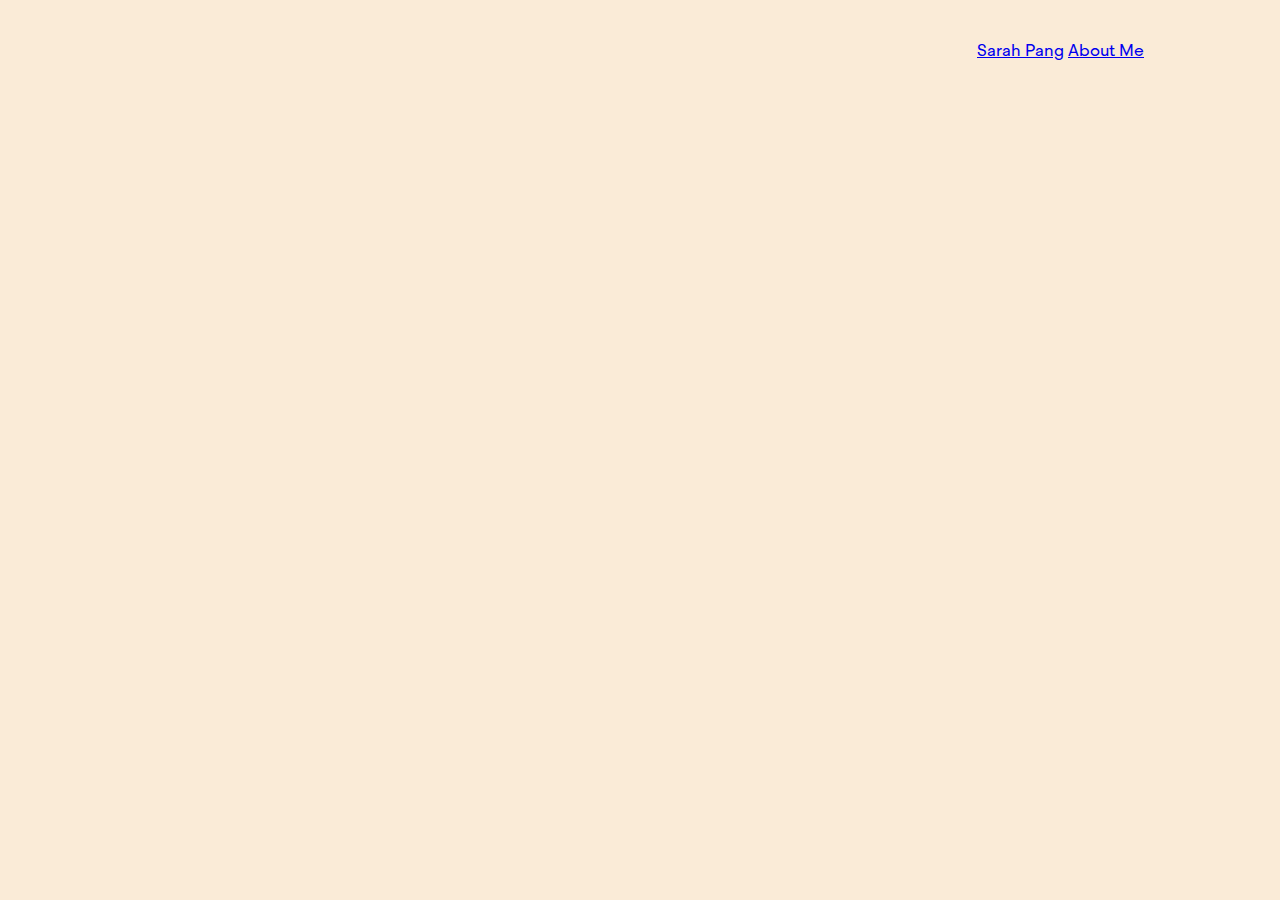
<file: pocketsalon.html>
<!DOCTYPE HTML>
<html style="font-size: 16px;" lang="en">
    <head>
        <title>Sarah - Pocket Salon</title>
        <meta charset="utf-8">
        <meta name="viewport" content="width=device-width, initial-scale=1">
        <meta name="description" content="About Pocket Salon App">
        <link rel="stylesheet" href="css/main.css">
        <link rel="stylesheet" href="css/grids.css"> 
        <link rel="stylesheet" href="css/font.css">
        <link rel="stylesheet" href="css/pocketsalon.css">
    </head>

    <body>
        <header>
            <nav>
                <a href="index.html">Sarah Pang</a>
                <a href="about.html">About Me</a>
            </nav>
        </header>
    </body>

</html>
</file>
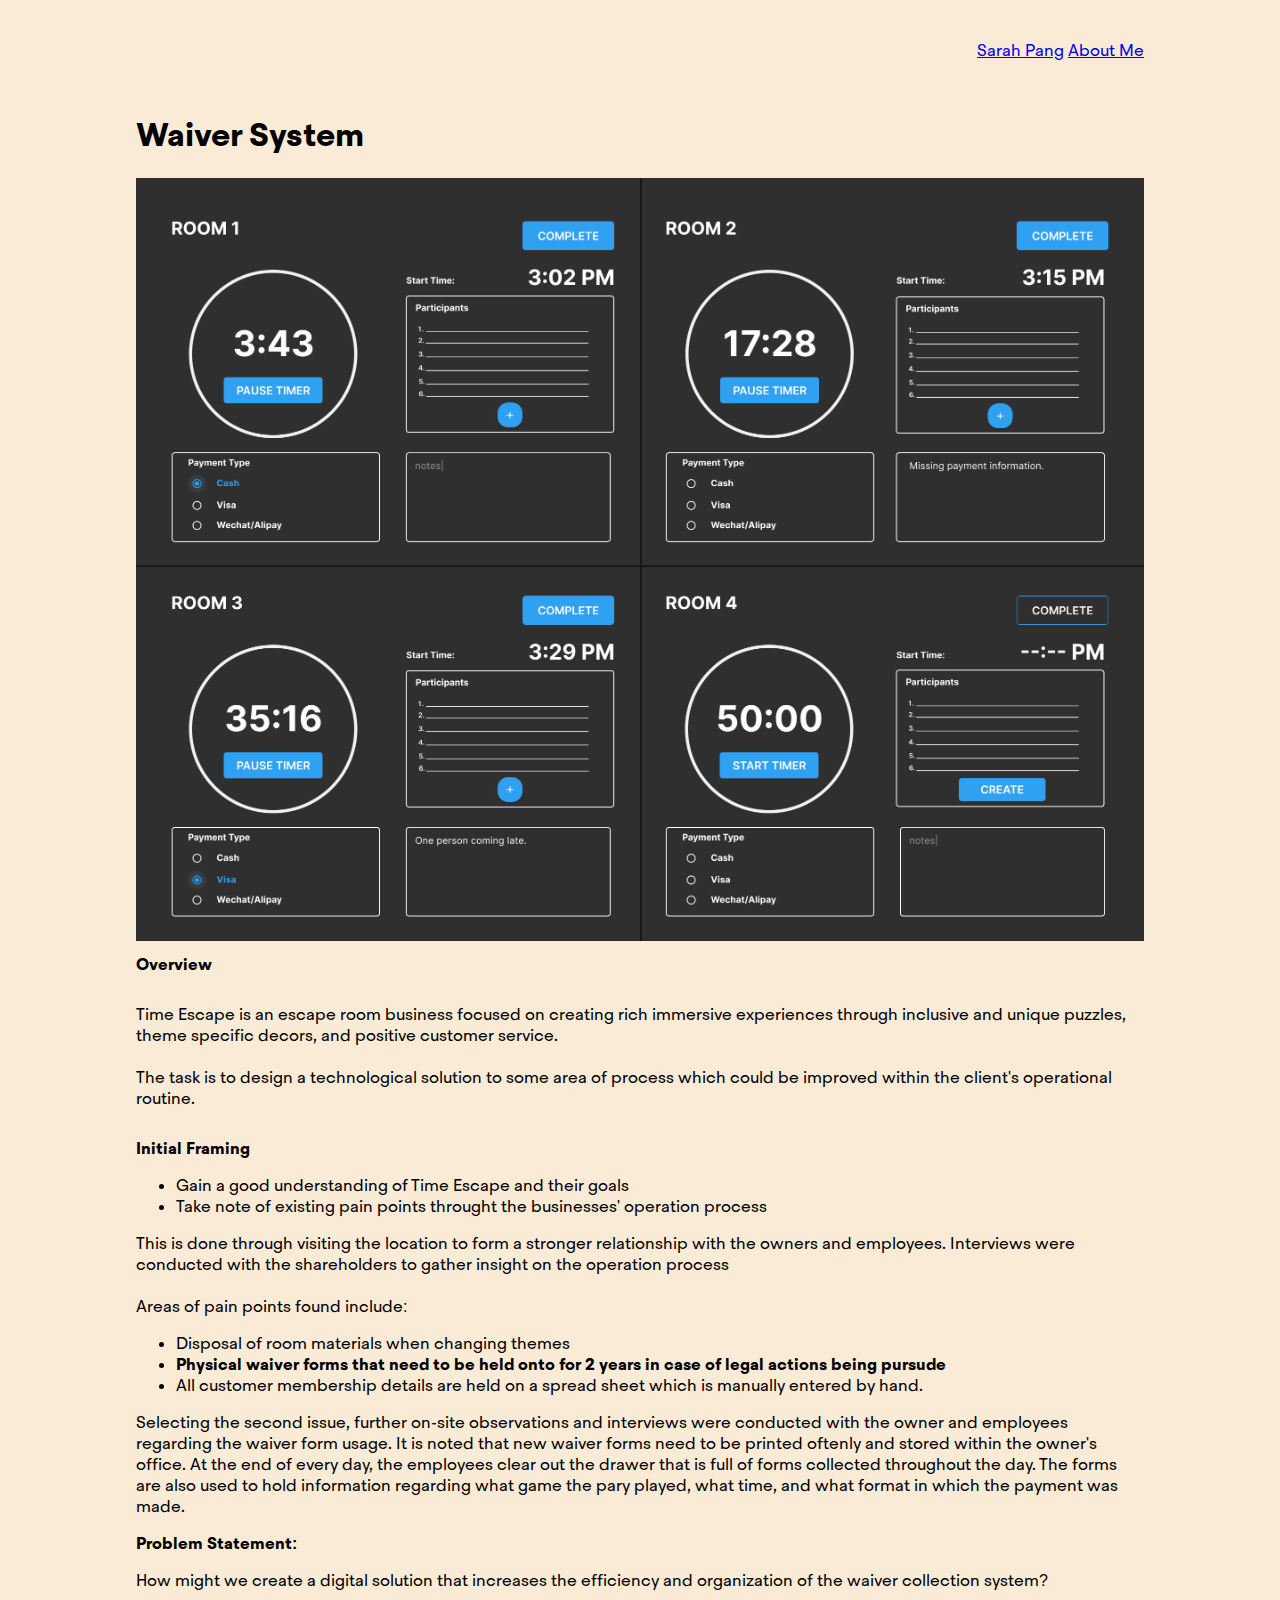
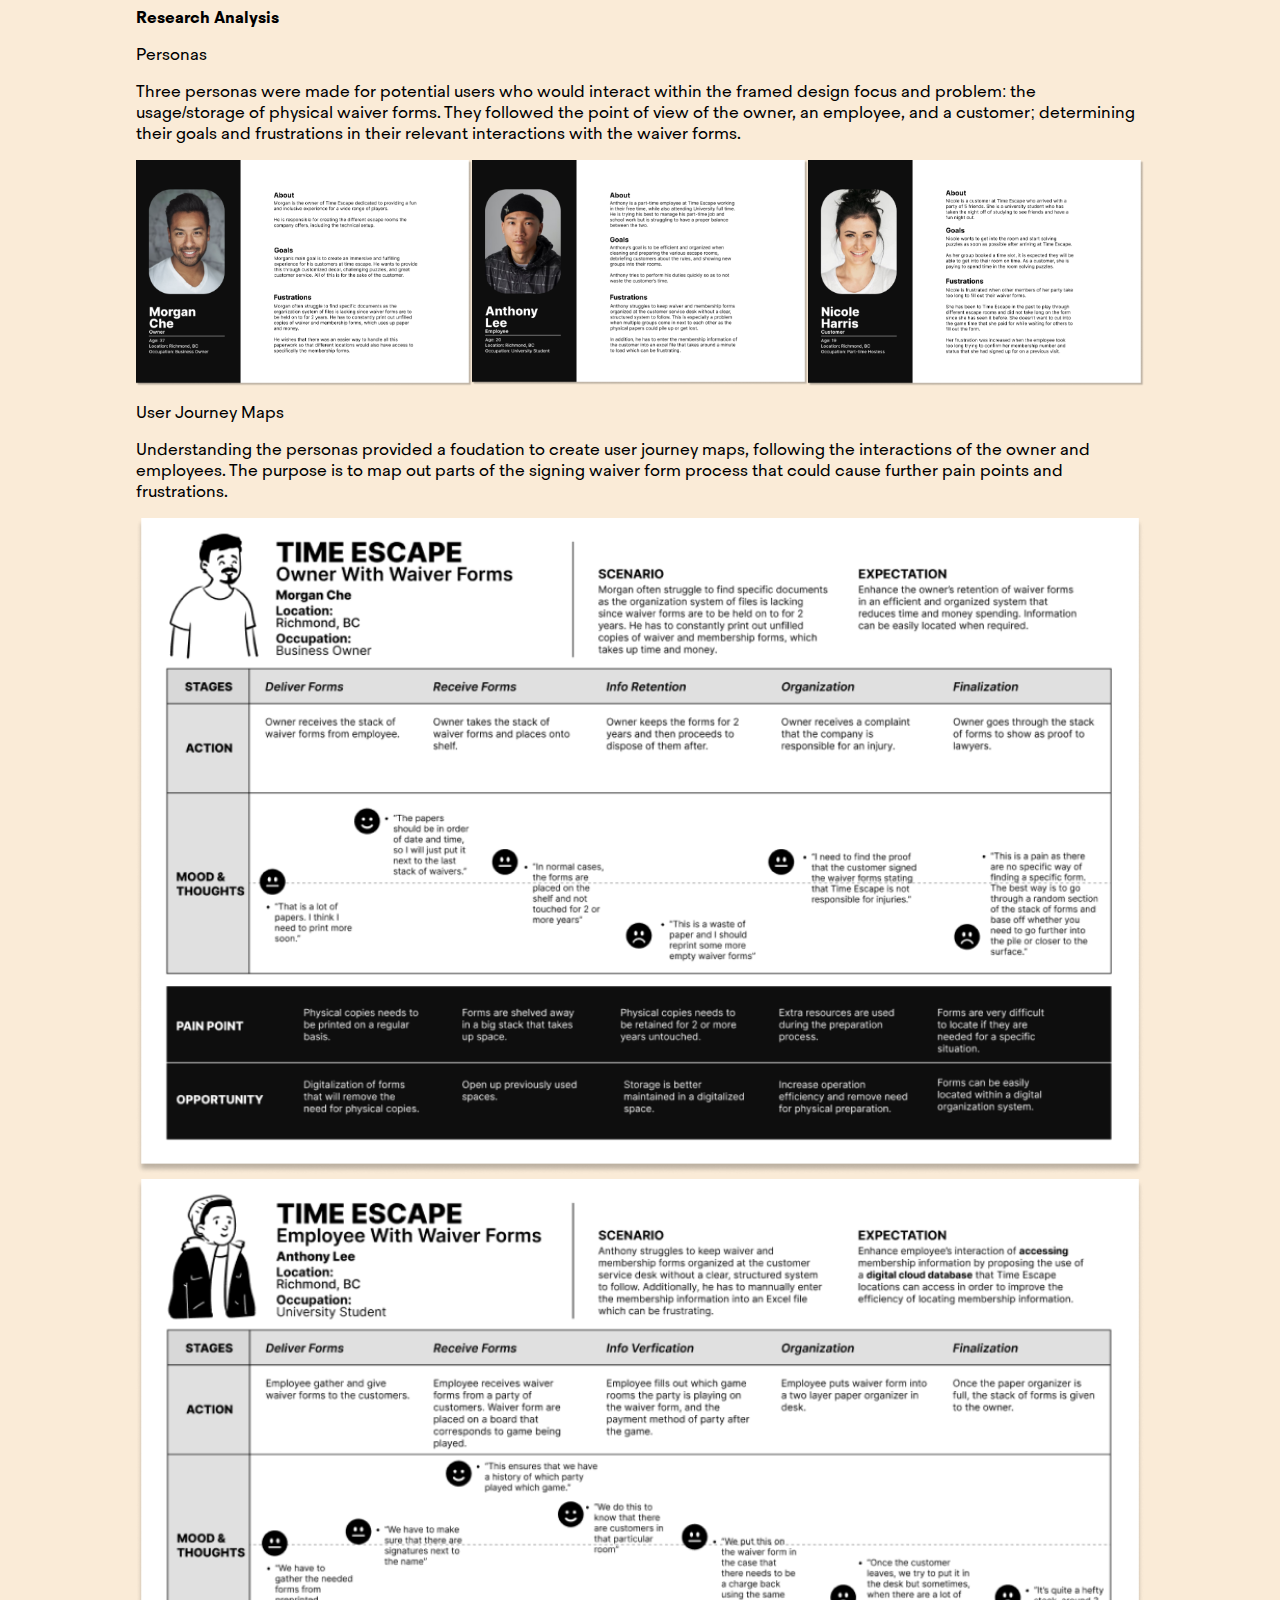
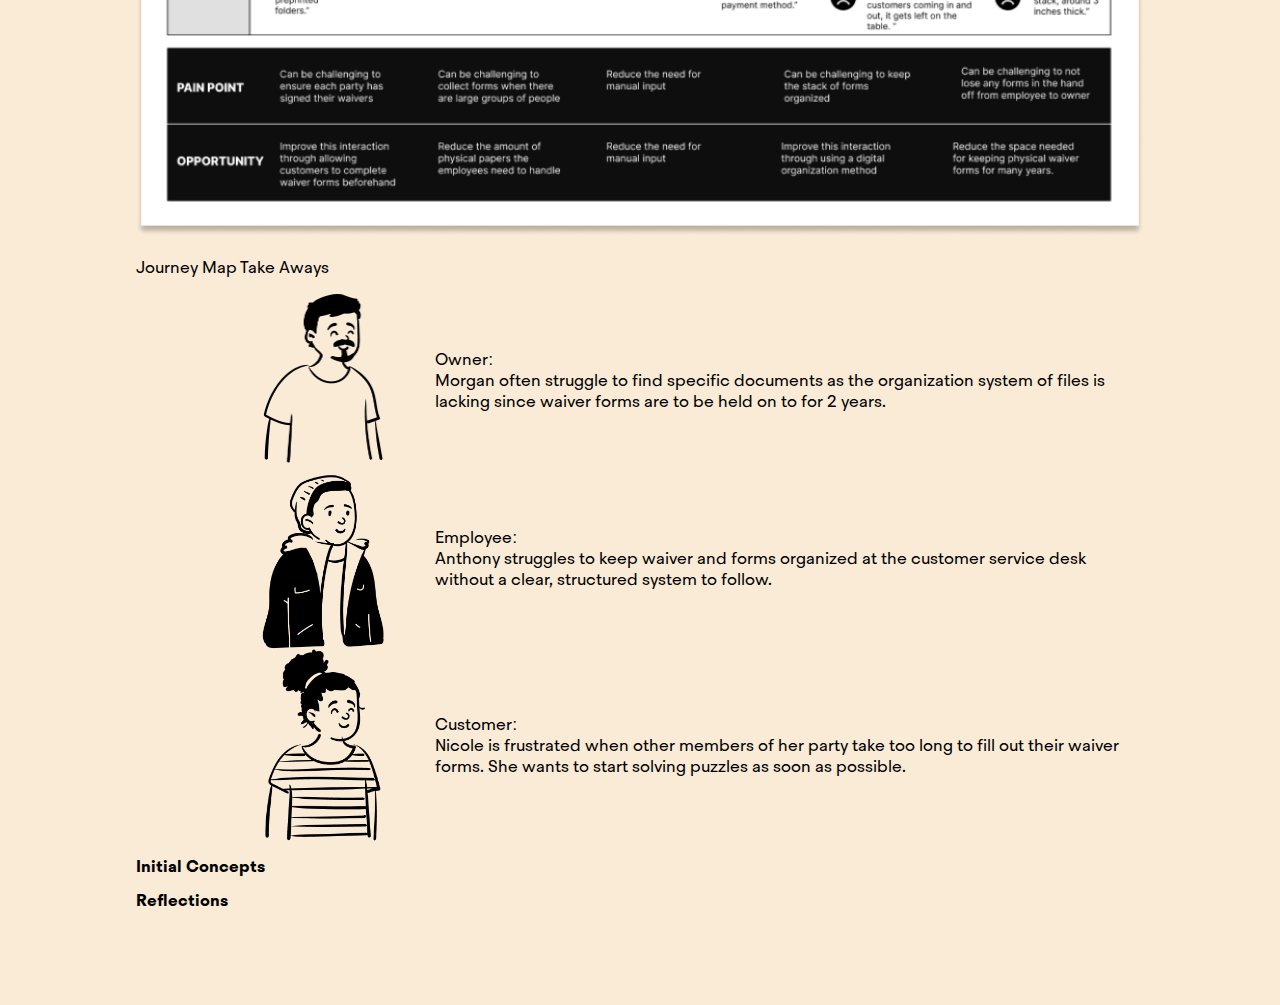
<file: timeescape.html>
<!DOCTYPE HTML>
<html style="font-size: 16px;" lang="en">
    <head>
        <title>Sarah - Time Escape</title>
        <meta charset="utf-8">
        <meta name="viewport" content="width=device-width, initial-scale=1">
        <meta name="description" content="About Time Escape User Experience">
        <link rel="stylesheet" href="css/main.css">
        <link rel="stylesheet" href="css/grids.css"> 
        <link rel="stylesheet" href="css/font.css">
        <link rel="stylesheet" href="css/timeescape.css">
    </head>

    <body>
        <header>
            <nav>
                <a href="index.html">Sarah Pang</a>
                <a href="about.html">About Me</a>
            </nav>
        </header>

        <h1>Waiver System</h1>
        <div class="context-container">
            <img src="/img/TimeEscape/Tablet_UI.png" alt="Time Escape tablet screen.">
            <h2>Overview</h2>
            <p>Time Escape is an escape room business focused on creating rich immersive experiences through inclusive and unique puzzles, theme specific decors, and positive customer service.<br>
            <br>
            The task is to design a technological solution to some area of process which could be improved within the client's operational routine.
            </p>
        </div>
        <h2>Initial Framing</h2>
        <ul>
            <li>Gain a good understanding of Time Escape and their goals</li>
            <li>Take note of existing pain points throught the businesses' operation process</li>
        </ul>
        <p>This is done through visiting the location to form a stronger relationship with the owners and employees. Interviews were conducted with the shareholders to gather insight on the operation process<br>
        <br>
        Areas of pain points found include:</p>
        <ul>
            <li>Disposal of room materials when changing themes</li>
            <li class="selected">Physical waiver forms that need to be held onto for 2 years in case of legal actions being pursude</li>
            <li>All customer membership details are held on a spread sheet which is manually entered by hand.</li>
        </ul>

        <p>Selecting the second issue, further on-site observations and interviews were conducted with the owner and employees regarding the waiver form usage. It is noted that new waiver forms need to be printed oftenly and stored within the owner's office. At the end of every day, the employees clear out the drawer that is full of forms collected throughout the day. The forms are also used to hold information regarding what game the pary played, what time, and what format in which the payment was made.</p>

        <h2>Problem Statement:</h2>
        <p>How might we create a digital solution that increases the efficiency and organization of the waiver collection system?</p>

        <h2>Research Analysis</h2>
        <p>Personas</p>
        <p>Three personas were made for potential users who would interact within the framed design focus and problem: the usage/storage of physical waiver forms. They followed the point of view of the owner, an employee, and a customer; determining their goals and frustrations in their relevant interactions with the waiver forms.</p>
        <div class="personas-container">
            <img src="/img/TimeEscape/Persona_Owner.png" alt="Persona of the Time Escape owner regarding their goals and frustrations">
            <img src="/img/TimeEscape/Persona_Employee.png" alt="Persona of the Time Escape employee regarding their goals and frustrations">
            <img src="/img/TimeEscape/Persona_Customer.png" alt="Persona of the Time Escape customer regarding their goals and frustrations">
        </div>

        <p>User Journey Maps</p>
        <p>Understanding the personas provided a foudation to create user journey maps, following the interactions of the owner and employees. The purpose is to map out parts of the signing waiver form process that could cause further pain points and frustrations.</p>
        <img src="/img/TimeEscape/Journey_Map_Owner.png" alt="Journey map of the Time Escape owner regarding the waiver form interaction">
        <img src="/img/TimeEscape/Journey_Map_Employee.png" alt="Journey map of the Time Escape employee regarding the waiver form interaction">

        <p>Journey Map Take Aways</p>
        <div class="take-aways-container">
            <img src="/img/TimeEscape/Owner.png" alt="Illustration of the owner">
            <p>Owner:<br>Morgan often struggle to find specific documents as the organization system of files is lacking since waiver forms are to be held on to for 2 years.</p>
            <img src="/img/TimeEscape/Employee.png" alt="Illustration of the employee">
            <p>Employee:<br>Anthony struggles to keep waiver and forms organized at the customer service desk without a clear, structured system to follow.</p>
            <img src="/img/TimeEscape/Customer.png" alt="Illustration of the customer">
            <p>Customer:<br>Nicole is frustrated when other members of her party take too long to fill out their waiver forms. She wants to  start solving puzzles as soon as possible.</p>
        </div>

        <h2>Initial Concepts</h2>
        <h2>Reflections</h2>

    </body>

</html>
</file>
<file: css/main.css>
* {
    box-sizing: border-box;
}

html{
    background-color: antiquewhite;
    margin:0em 10em;
    padding-bottom: 5em;
    max-width: 120em;
}
  
nav{
    padding-top: 2em;
    padding-bottom: 2em;
    text-align: right;
}

body {
    font-family:"Steradian", Arial, Helvetica, sans-serif;
    color: rgb(0, 0, 0);
}

a.project_link{
    text-decoration: none;
    color: black;
}

p.introduction{
    font-size: 1.5em;
}

p.schooling{
    text-align: right;
}

h2{
    font-size: 1em;
}

img{
    width: 100%;
}

.selected{
    font-weight: bolder;
}

iframe{
    width: 100%;
    height: 65rem;
}
</file>
<file: css/grids.css>
.projects-container {
  display: grid;
  width: 100%;
  padding-top: 1em;
  padding-bottom: 1em;
  grid-template-columns: auto auto auto;
  grid-template-rows: auto auto auto;
  column-gap: 5%;
}

.projects-item {
  display: grid;
  width: auto;
  height: fit-content;
  margin-top: 1em;
  margin-bottom: 1em;
  grid-template-rows: auto auto auto;
}

.art-direction-container{
  display: grid;
  width: 100%;
  padding-top: 1em;
  padding-bottom: 1em;
  grid-template-columns: auto;
}

.art-direction-font{
  display: grid;
  width: 100%;
  padding-top: 1em;
  padding-bottom: 1em;
  grid-template-columns: 53% auto;
}

.content-strat-container{
  display: grid;
  width: 100%;
  padding-top: 1em;
  padding-bottom: 1em;
  grid-template-columns: auto auto;
  column-gap: 5%; 
}

.dm-mono-container{
  font-size: 0.3em;
  display: grid;
  padding-left: 4em;
  width: 100%;
  grid-template-columns: auto auto;
  column-gap: 5%; 
}

.dm-mono-item{
  display: grid;
  width: 100%;
  grid-template-columns: auto auto;
  column-gap: 5%; 
}

.carousel-container-jazzdoor-user-flow {
  position: relative;
  width: 100%;
  height: 30em;
  overflow: hidden;
  /* position: relative;
  overflow: hidden;
  display: flex;
  justify-content: center;
  width: 100%;
  height: 100em;
  padding-top: 1em;
  padding-bottom: 1em;
  grid-template-columns: auto;
  grid-template-rows: auto;
  column-gap: 5%; */
}

.carousel-item-jazzdoor-user-flow {
  position: absolute;
  display: grid;
  width: auto;
  height: auto;
  grid-template-rows: auto auto;
  transition: 0.5s;
}

.carousel-item-jazzdoor-user-flow p{
  justify-self: center;
}

.user_flow_img{
  width: 95%;
}

#next, #prev {
  position: absolute;
  font-size: xx-large;
  background-color: transparent;
  border: none;
}

#next{
  left: unset;
  right: 0;
}

.poster-container{
  display: grid;
  width: 100%;
  padding-top: 1em;
  padding-bottom: 1em;
  grid-template-columns: auto auto auto;
  column-gap: 5%;
}

.poster-item{
  width: auto;
}

.poster-img{
  width: 100%;
}

.mockup-stair{
  width: auto;
  grid-area: stair;
}
.mockup-sign{
  width: auto;
  grid-area: sign;
}
.mockup-flyer{
  width: auto;
  grid-area: flyer;
}
.mockup-computer{
  width: auto;
  grid-area: computer;
}

.mockup-img{
  height: 100%;
  max-width: 100%;
}

.mockups-container{
  display: grid;
  width: 100%;
  padding-top: 1em;
  padding-bottom: 1em;
  grid-template-areas:
    'stair stair sign flyer'
    'stair stair computer computer';
  column-gap: 1%;
  row-gap: 2%;
}

/* 1px = 0.0625em */

@media(max-width: 120em){
  .projects-container{
    grid-template-columns: auto auto auto;
  }
  iframe{
    height: 58rem;
  }
}

@media(max-width: 110em){
  iframe{
    height: 53rem;
  }
}

@media(max-width: 100em){
  iframe{
    height: 48rem;
  }
}

@media(max-width: 90em){
  iframe{
    height: 43rem;
  }
}

@media(max-width: 80em){
  html{
    margin:0em 8em;
  }
  .projects-container{
    grid-template-columns: auto auto;
  }
  iframe{
    height: 38rem;
  }
}

@media(max-width: 70em){
  html{
    margin:0em 7em;
  }
  .projects-container{
    grid-template-columns: auto auto;
  }
  iframe{
    height: 33rem;
  }
}

@media(max-width: 60em){
  html{
    margin:0em 6em;
  }
  .projects-container{
    grid-template-columns: auto auto;
  }
  iframe{
    height: 28rem;
  }
}

@media(max-width: 50em){
  html{
    margin:0em 5em;
  }
  .projects-container{
    grid-template-columns: auto;
  }
  iframe{
    height: 23rem;
  }

  .content-strat-container{
    grid-template-columns: auto;
    grid-template-rows: auto auto;
    row-gap: 1em;
  }

  .art-direction-font{
    grid-template-columns: auto;
  }
}

@media(max-width: 40em){
  html{
    margin:0em 4em;
  }
  .projects-container{
    grid-template-columns: auto;
  }
  iframe{
    height: 18rem;
  }
}

/* 384px 24em = samsung s22 ultra */
@media(max-width: 30em){
  html{
    margin:0em 2em;
  }

  nav{
    padding-top: 2em;
    padding-bottom: 2em;
    text-align: center;
  }

  .projects-container {
    padding-top: 1em;
    padding-bottom: 1em;
  }
  
  .projects-item {
    display: grid;
    width: auto;
    height: fit-content;
    grid-template-columns: auto;
  }

  p{
    font-size: 0.8em;
  }

  ul {
    font-size: 0.8em;
  }

  p.introduction{
    font-size: 1em;
  }

  p.schooling{
    font-size: 0.5em;
    text-align: left;
  }

  iframe{
    height: 15rem;
  }
}

@media(max-width: 20em){
  p.introduction{
    margin-right: 2em;
  }
  iframe{
    height: 8rem;
  }
}
</file>
<file: css/font.css>
/* BOLD WEIGHT */
@font-face{
    font-family: "Steradian";
    font-weight: bold;
    font-style: normal;
    src: url('/font/Steradian-Bold.woff') format('woff'),
    url('/font/Steradian-Bold.woff2')format('woff2');
    font-display: swap;
}

/* BOLD WEIGHT ITALIC*/
@font-face{
    font-family: "Steradian";
    font-weight: bold;
    font-style: italic;
    src: url('/font/Steradian-Bold-Italic.woff') format('woff'),
    url('/font/Steradian-Bold-Italic.woff2')format('woff2');
    font-display: swap;
}

/* NORMAL WEIGHT */
@font-face{
    font-family: "Steradian";
    font-weight: normal;
    font-style: normal;
    src: url('/font/Steradian-Regular.woff') format('woff'),
    url('/font/Steradian-Regular.woff2')format('woff2');
    font-display: swap;
}

/* NORMAL WEIGHT ITALIC*/
@font-face{
    font-family: "Steradian";
    font-weight: normal;
    font-style: italic;
    src: url('/font/Steradian-Regular-Italic.woff') format('woff'),
    url('/font/Steradian-Regular-Italic.woff2')format('woff2');
    font-display: swap;
}

/* HEROKID BOLD CONDENSED */
@font-face{
    font-family: "Herokid";
    font-weight: bold;
    font-style: normal;
    src: url('/font/Herokid-Bold-Condensed.woff') format('woff'),
    url('/font/Herokid-Bold-Condensed.woff2') format('woff2');
    font-display: swap;
}

/* DM MONO REGULAR */
@font-face{
    font-family: "DM-Mono";
    font-weight: normal;
    font-style: normal;
    src: url('/font/DM-Mono-Regular.woff') format('woff'),
    url('/font/DM-Mono-Regular.woff2') format('woff2');
    font-display: swap;
}

/* DM MONO MEDIUM */
@font-face{
    font-family: "DM-Mono";
    font-weight: bold;
    font-style: normal;
    src: url('/font/DM-Mono-Medium.woff') format('woff'),
    url('/font/DM-Mono-Medium.woff2') format('woff2');
    font-display: swap;
}
</file>
<file: css/index.css>
/* PLAYING AROUND WITH INDEX CSS */

#introduction{
    width: 50%;
}
.stay{
    position: fixed;
}

/* #UIUX{
    position: absolute;
} */

/* GRIDSSSSSSSSSSSSSSSSSSSSS */

.projects-container {
    display: flex;
    flex-direction: row;
    flex-wrap: nowrap;
    overflow: hidden;
    position: relative;
    height: 50%;
    width: max-content;
    column-gap: 5%;
    
  }

  /* MMMMMMEEEEEEEDDDDDDDDDDIIIIIIIIAAAAAAAAAAA */

  /* 1px = 0.0625em */

@media(max-width: 120em){
  .projects-container{
    grid-template-columns: auto auto auto;
  }
  iframe{
    height: 58rem;
  }
}

@media(max-width: 110em){
  iframe{
    height: 53rem;
  }
}

@media(max-width: 100em){
  iframe{
    height: 48rem;
  }
}

@media(max-width: 90em){
  iframe{
    height: 43rem;
  }
}

@media(max-width: 80em){
  html{
    margin:0em 8em;
  }
  .projects-container{
    grid-template-columns: auto auto;
  }
  iframe{
    height: 38rem;
  }
}

@media(max-width: 70em){
  html{
    margin:0em 7em;
  }
  .projects-container{
    grid-template-columns: auto auto;
  }
  iframe{
    height: 33rem;
  }
}

@media(max-width: 60em){
  html{
    margin:0em 6em;
  }
  .projects-container{
    grid-template-columns: auto auto;
  }
  iframe{
    height: 28rem;
  }
}

@media(max-width: 50em){
  html{
    margin:0em 5em;
  }
  .projects-container{
    grid-template-columns: auto;
  }
  iframe{
    height: 23rem;
  }
  #introduction{
    width: 100%;
  }
}

@media(max-width: 40em){
  html{
    margin:0em 4em;
  }
  .projects-container{
    grid-template-columns: auto;
  }
  iframe{
    height: 18rem;
  }
}

/* 384px 24em = samsung s22 ultra */
@media(max-width: 30em){
  html{
    margin:0em 2em;
  }

  nav{
    padding-top: 2em;
    padding-bottom: 2em;
    text-align: center;
  }

  .projects-container {
    padding-top: 1em;
    padding-bottom: 1em;
  }
  
  .projects-item {
    display: grid;
    width: auto;
    height: fit-content;
    grid-template-columns: auto;
  }

  p{
    font-size: 0.8em;
  }

  ul {
    font-size: 0.8em;
  }

  p.introduction{
    font-size: 1em;
  }

  p.schooling{
    font-size: 0.5em;
    text-align: left;
  }

  iframe{
    height: 15rem;
  }
}

@media(max-width: 20em){
  p.introduction{
    margin-right: 2em;
  }
  iframe{
    height: 8rem;
  }
}
</file>
<file: css/emmahands.css>
/* EMMA HANDS MAIN CSS */
/* ------------------------------------------------------- */
#stickers{
    width: 50%;
}

.color-code{
    text-align: center;
    align-items: baseline;
}

#white{
    background-color: white;
}

#pink{
    background-color: #F3B2E5;
}

#purple{
    background-color: #D4AED1;
}



/* EMMA HANDS GRID CSS */
/* ------------------------------------------------------- */
#art_direction{
    grid-template-columns: 50% 45%;
    justify-items: center;
}

/* POCKET SALON MEDIA CSS */
/* ------------------------------------------------------- */

/* 1px = 0.0625em */

/* 1920 */
@media(max-width: 120em){
}

/* 1760 */
@media(max-width: 110em){
}

/* 1600 */
@media(max-width: 100em){
}

/* 1440 */
@media(max-width: 90em){
}

/* 1280 */
@media(max-width: 80em){
}

/* 1120 */
@media(max-width: 70em){
}

/* 1060 */
@media(max-width: 60em){
}

/* 900 */
@media(max-width: 50em){
}

/* 740 */
@media(max-width: 40em){
}

/* 580 */
/* 384px 24em = samsung s22 ultra */
@media(max-width: 30em){
}

/* 420 */
@media(max-width: 20em){
}
</file>
<file: css/pocketsalon.css>
/* 1px = 0.0625em */

/* 1920 */
@media(max-width: 120em){
}

/* 1760 */
@media(max-width: 110em){
}

/* 1600 */
@media(max-width: 100em){
}

/* 1440 */
@media(max-width: 90em){
}

/* 1280 */
@media(max-width: 80em){
}

/* 1120 */
@media(max-width: 70em){
}

/* 1060 */
@media(max-width: 60em){
}

/* 900 */
@media(max-width: 50em){
}

/* 740 */
@media(max-width: 40em){
}

/* 580 */
/* 384px 24em = samsung s22 ultra */
@media(max-width: 30em){
}

/* 420 */
@media(max-width: 20em){
}
</file>
<file: css/timeescape.css>
/* TIME ESCAPE MAIN CSS */
/* ------------------------------------------------------- */

/* TIME ESCAPE GRID CSS */
/* ------------------------------------------------------- */
.context-container{
    display: grid;
    grid-template-rows: auto;
}

.personas-container{
    display: grid;
    width: 100%;
    grid-template-columns: auto auto auto;
}

.take-aways-container{
    display: grid;
    width: 100%;
    grid-template-columns: auto auto;
    column-gap: 5%;
    align-items: center;
    justify-items: right;
}

.take-aways-container img{
    width: 50%;
}

/* TIME ESCAPE MEDIA CSS */
/* ------------------------------------------------------- */
/* 1px = 0.0625em */

/* 1920 */
@media(max-width: 120em){
}

/* 1760 */
@media(max-width: 110em){
}

/* 1600 */
@media(max-width: 100em){
}

/* 1440 */
@media(max-width: 90em){
}

/* 1280 */
@media(max-width: 80em){
}

/* 1120 */
@media(max-width: 70em){
}

/* 1060 */
@media(max-width: 60em){
}

/* 900 */
@media(max-width: 50em){
}

/* 740 */
@media(max-width: 40em){
}

/* 580 */
/* 384px 24em = samsung s22 ultra */
@media(max-width: 30em){
}

/* 420 */
@media(max-width: 20em){
}
</file>
